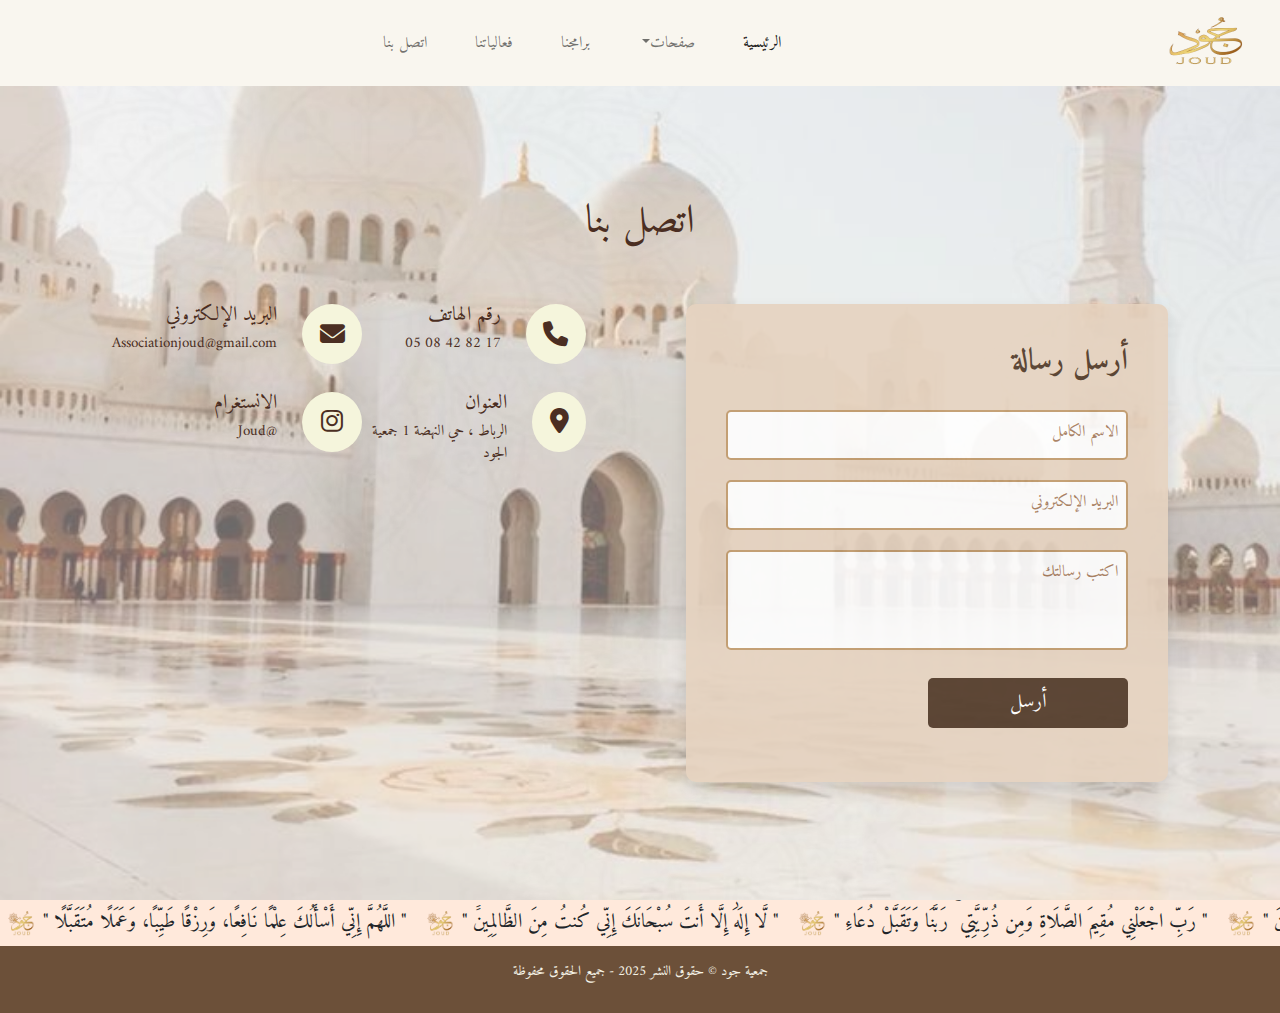
<file: contact.html>
<!DOCTYPE html>
<html lang="ar">
  <head>
    <meta charset="UTF-8" />
    <meta name="viewport" content="width=device-width, initial-scale=1.0" />
    <link
      rel="stylesheet"
      href="https://cdnjs.cloudflare.com/ajax/libs/font-awesome/6.6.0/css/all.min.css"
    />
    <link rel="stylesheet" href="home.css" />
    <link rel="stylesheet" href="contact.css" />
    <link href="bootstrap/css/bootstrap.min.css" rel="stylesheet" />
    <link rel="icon" href="images/logo1.png" type="icon" />
    <title>جمعية جود</title>

  </head>

  <body>
    <nav class="navbar navbar-expand-lg navbar-light fixed-top">
      <div class="container-fluid">
        <a class="navbar-brand me-3" href="index.html">
          <img src="images/logo.png" class="logo" alt="Logo" id="logo" />
        </a>
        <button
          class="navbar-toggler"
          type="button"
          data-bs-toggle="collapse"
          data-bs-target="#navbarNav"
          aria-controls="navbarNav"
          aria-expanded="false"
          aria-label="Toggle navigation"
        >
          <span class="navbar-toggler-icon"></span>
        </button>
        <div class="collapse navbar-collapse" id="navbarNav">
          <ul class="navbar-nav mx-auto spaced-nav">
            <li class="nav-item px-3">
              <a class="nav-link active" aria-current="page" href="index.html"
                >الرئيسية</a
              >
            </li>
            <li class="nav-item dropdown px-3">
              <a
                class="nav-link dropdown-toggle"
                href="#"
                id="navbarDropdown"
                role="button"
                data-bs-toggle="dropdown"
                aria-expanded="false"
                >صفحات</a
              >
              <ul class="dropdown-menu" aria-labelledby="navbarDropdown">
                <li><a class="dropdown-item" href="pages.html">من نحن</a></li>
                <li>
                  <a class="dropdown-item" href="pages.html#our-services"
                    >خدماتنا</a
                  >
                </li>
              </ul>
            </li>
            <li class="nav-item px-3">
              <a class="nav-link" href="programs.html">برامجنا</a>
            </li>
            <li class="nav-item px-3">
              <a class="nav-link" href="events.html">فعالياتنا</a>
            </li>
            <li class="nav-item px-3">
              <a class="nav-link" href="contact.html">اتصل بنا</a>
            </li>
          </ul>
        </div>
      </div>
    </nav>

    <div class="contact">
      <div class="content">
        <h1>اتصل بنا</h1>
      </div>

      <div class="container">
        <div class="contact_form">
          <form action="#">
            <h2>أرسل رسالة</h2>
            <div class="input_box">
              <input type="text" required="required" />
              <span>الاسم الكامل</span>
            </div>
            <div class="input_box">
              <input type="email" required="required" />
              <span>البريد الإلكتروني</span>
            </div>
            <div class="input_box">
              <textarea required="required"></textarea>
              <span>اكتب رسالتك</span>
            </div>
            <button type="submit">أرسل</button>
          </form>
        </div>

        <div class="contact_info">
          <div class="flex">
            <div class="column">
              <div class="box">
                <div class="icon">
                  <i class="fa-solid fa-phone"></i>
                </div>
                <div class="text">
                  <h3>رقم الهاتف</h3>
                  <p>17 82 42 08 05</p>
                </div>
              </div>
              <div class="box">
                <div class="icon">
                  <i class="fa-solid fa-location-dot"></i>
                </div>
                <div class="text">
                  <h3>العنوان</h3>
                  <p>الرباط ، حي النهضة 1 جمعية الجود</p>
                </div>
              </div>
            </div>

            <div class="column">
              <div class="box">
                <div class="icon">
                  <i class="fa-solid fa-envelope"></i>
                </div>
                <div class="text">
                  <h3>البريد الإلكتروني</h3>
                  <p>Associationjoud@gmail.com</p>
                </div>
              </div>
              <div class="box">
                <div class="icon">
                  <i class="fa-brands fa-instagram"></i>
                </div>
                <div class="text">
                  <h3>الانستغرام</h3>
                  <p>@Joud</p>
                </div>
              </div>
            </div>
          </div>
          <div class="box map">
            <iframe src="https://www.google.com/maps/embed?pb=!1m14!1m8!1m3!1d5039.961138492139!2d-6.810324!3d33.985285!3m2!1i1024!2i768!4f13.1!3m3!1m2!1s0xda76b8b9387da85%3A0xa9c12a80f7b1e7e5!2z2YXYs9is2K8g2KfZhNis2YjYrw!5e1!3m2!1sar!2sma!4v1738071411703!5m2!1sar!2sma"
             width="100%"
              height="300"
              style="border: 0; border-radius: 10px"
              allowfullscreen=""
              loading="lazy"
              referrerpolicy="no-referrer-when-downgrade"></iframe>
          </div>
        </div>
      </div>
    </div>

    <div class="ticker-wrapper">
      <div class="ticker">
        <div class="ticker-item">
          <img src="images/logo1.png" alt="Logo" class="ticker-logo" />
          " اللَّهُمَّ إِنِّي أَسْأَلُكَ عِلْمًا نَافِعًا، وَرِزْقًا طَيِّبًا،
          وَعَمَلًا مُتَقَبَّلًا "
        </div>
        <div class="ticker-item">
          <img src="images/logo1.png" alt="Logo" class="ticker-logo" />
          " لَّا إِلَٰهَ إِلَّا أَنتَ سُبْحَانَكَ إِنِّي كُنتُ مِنَ
          الظَّالِمِينََ "
        </div>
        <div class="ticker-item">
          <img src="images/logo1.png" alt="Logo" class="ticker-logo" />
          " رَبِّ اجْعَلْنِي مُقِيمَ الصَّلَاةِ وَمِن ذُرِّيَّتِي ۚ رَبَّنَا
          وَتَقَبَّلْ دُعَاءِ "
        </div>
        <div class="ticker-item">
          <img src="images/logo1.png" alt="Logo" class="ticker-logo" />
          " فَاطِرَ السَّمَاوَاتِ وَالْأَرْضِ أَنتَ وَلِيِّي فِي الدُّنْيَا
          وَالْآخِرَةِ ۖ تَوَفَّنِي مُسْلِمًا وَأَلْحِقْنِي بِالصَّالِحِينَ "
        </div>
        <div class="ticker-item">
          <img src="images/logo1.png" alt="Logo" class="ticker-logo" />
          " وَقُل رَّبِّ أَدْخِلْنِى مُدْخَلَ صِدْقٍۢ وَأَخْرِجْنِى مُخْرَجَ
          صِدْقٍۢ وَٱجْعَل لِّى مِن لَّدُنكَ سُلْطَٰنًا نَّصِيرًا "
        </div>
        <div class="ticker-item">
          <img src="images/logo1.png" alt="Logo" class="ticker-logo" />
          " اللَّهُمَّ إِنَّا نَعُوذُ بِكَ مِنْ أَنْ نُشْرِكَ بِكَ شَيْئًا
          نَعْلَمُهُ ، وَنَسْتَغْفِرُكَ لِمَا لَا نَعْلَمُهُ "
        </div>
        <div class="ticker-item">
          <img src="images/logo1.png" alt="Logo" class="ticker-logo" />
          " وَذَكِّرْ فَإِنَّ الذِّكْرَى تَنْفَعُ الْمُؤْمِنِينَ "
        </div>
        <div class="ticker-item">
          <img src="images/logo1.png" alt="Logo" class="ticker-logo" />
          " وَإِذَا سَأَلَكَ عِبَادِي عَنِّي فَإِنِّي قَرِيبٌ أُجِيبُ دَعْوَةَ
          الدَّاعِ إِذَا دَعَانِ فَلْيَسْتَجِيبُواْ لِي وَلْيُؤْمِنُواْ بِي
          لَعَلَّهُمْ يَرْشُدُونَ "
        </div>
      </div>
    </div>

    <footer class="footer">
      <div class="footer-container">
        <p>جمعية جود © حقوق النشر 2025 - جميع الحقوق محفوظة</p>
      </div>
    </footer>
    <script src="bootstrap/js/bootstrap.bundle.min.js"></script>
  </body>
</html>
</file>
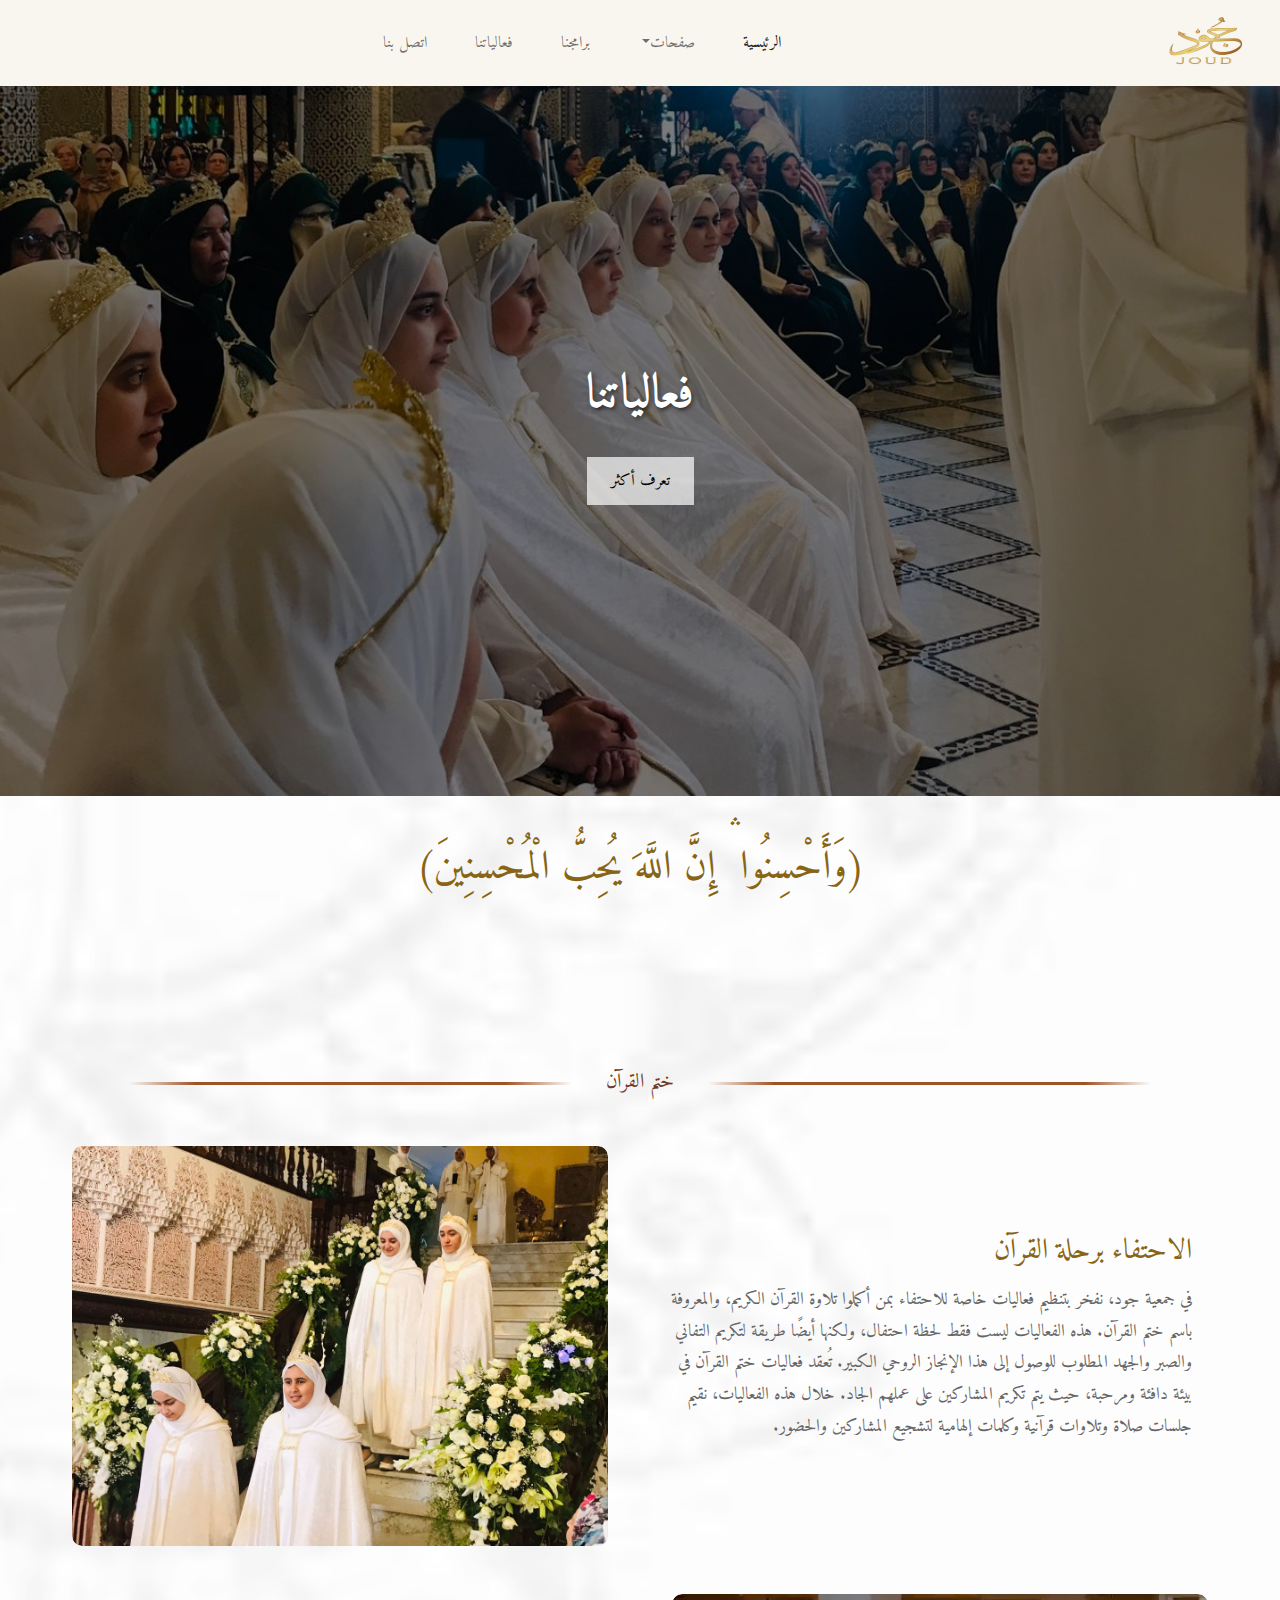
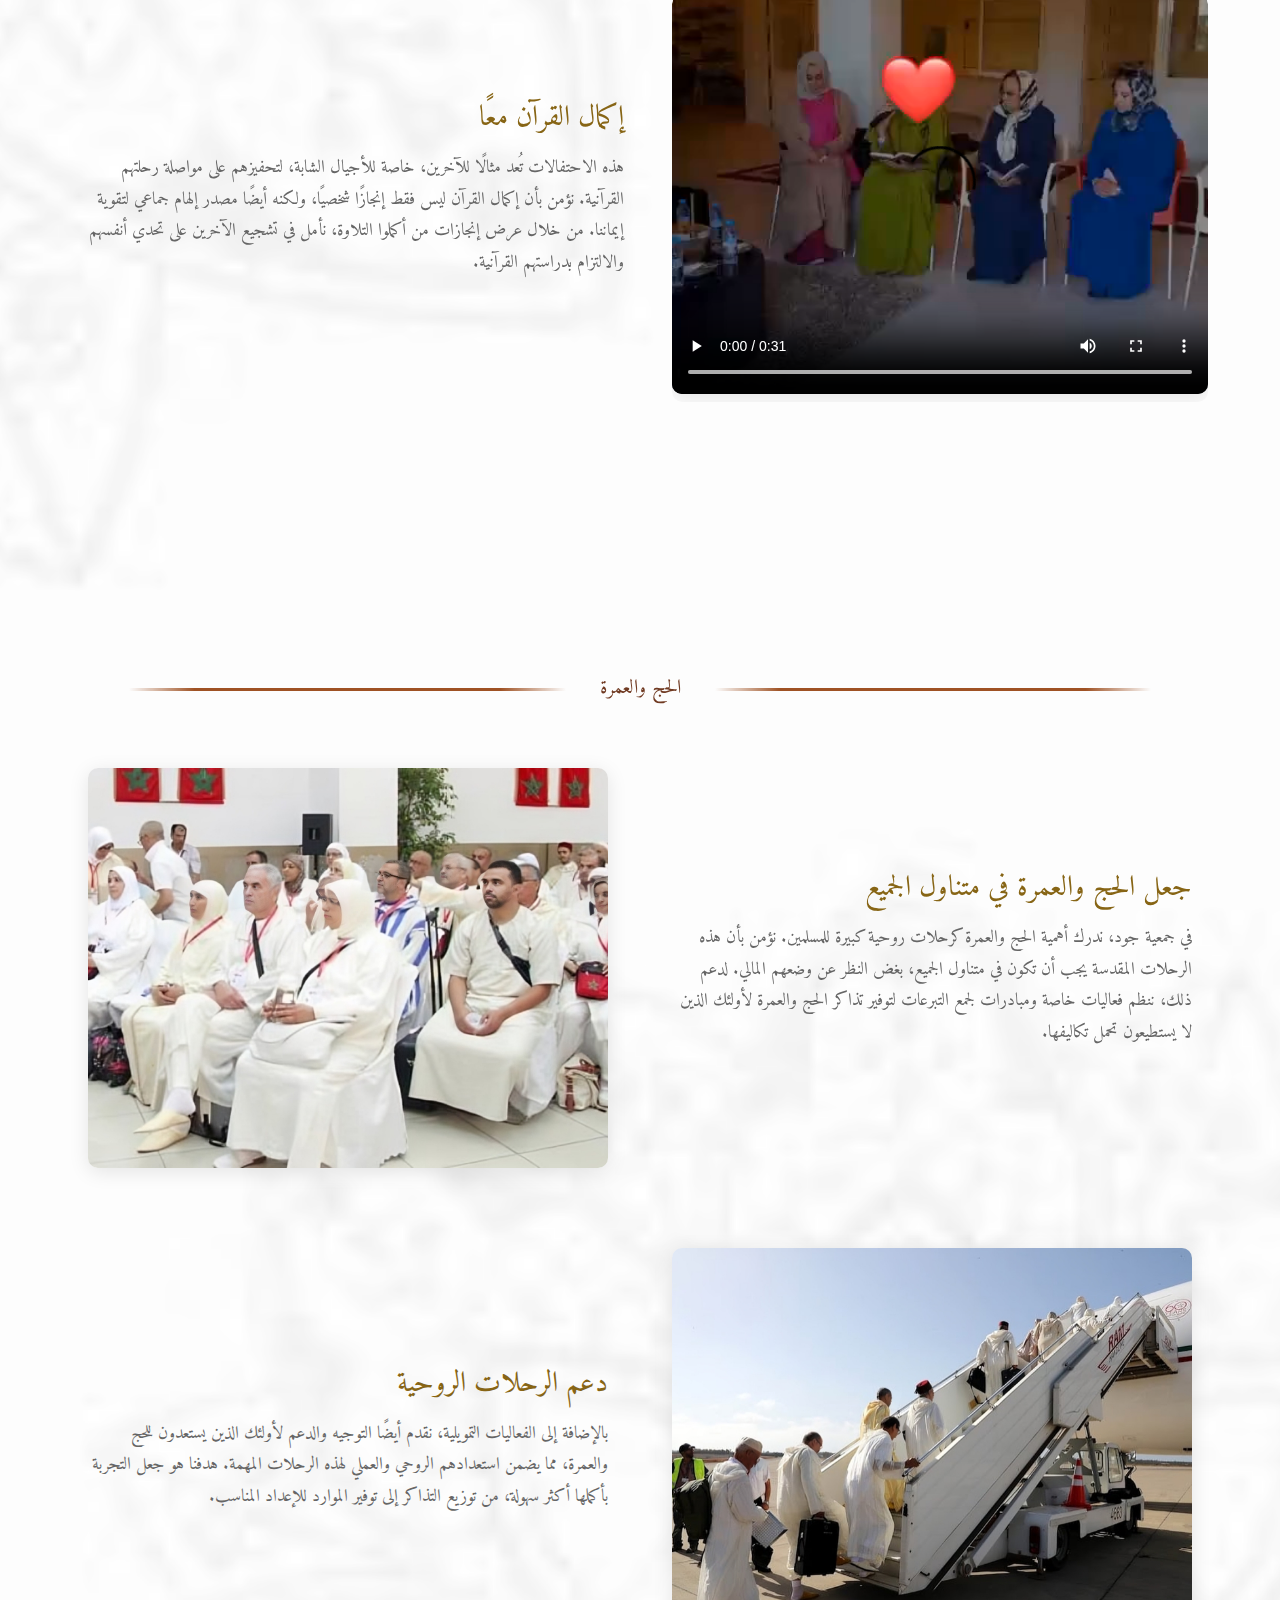
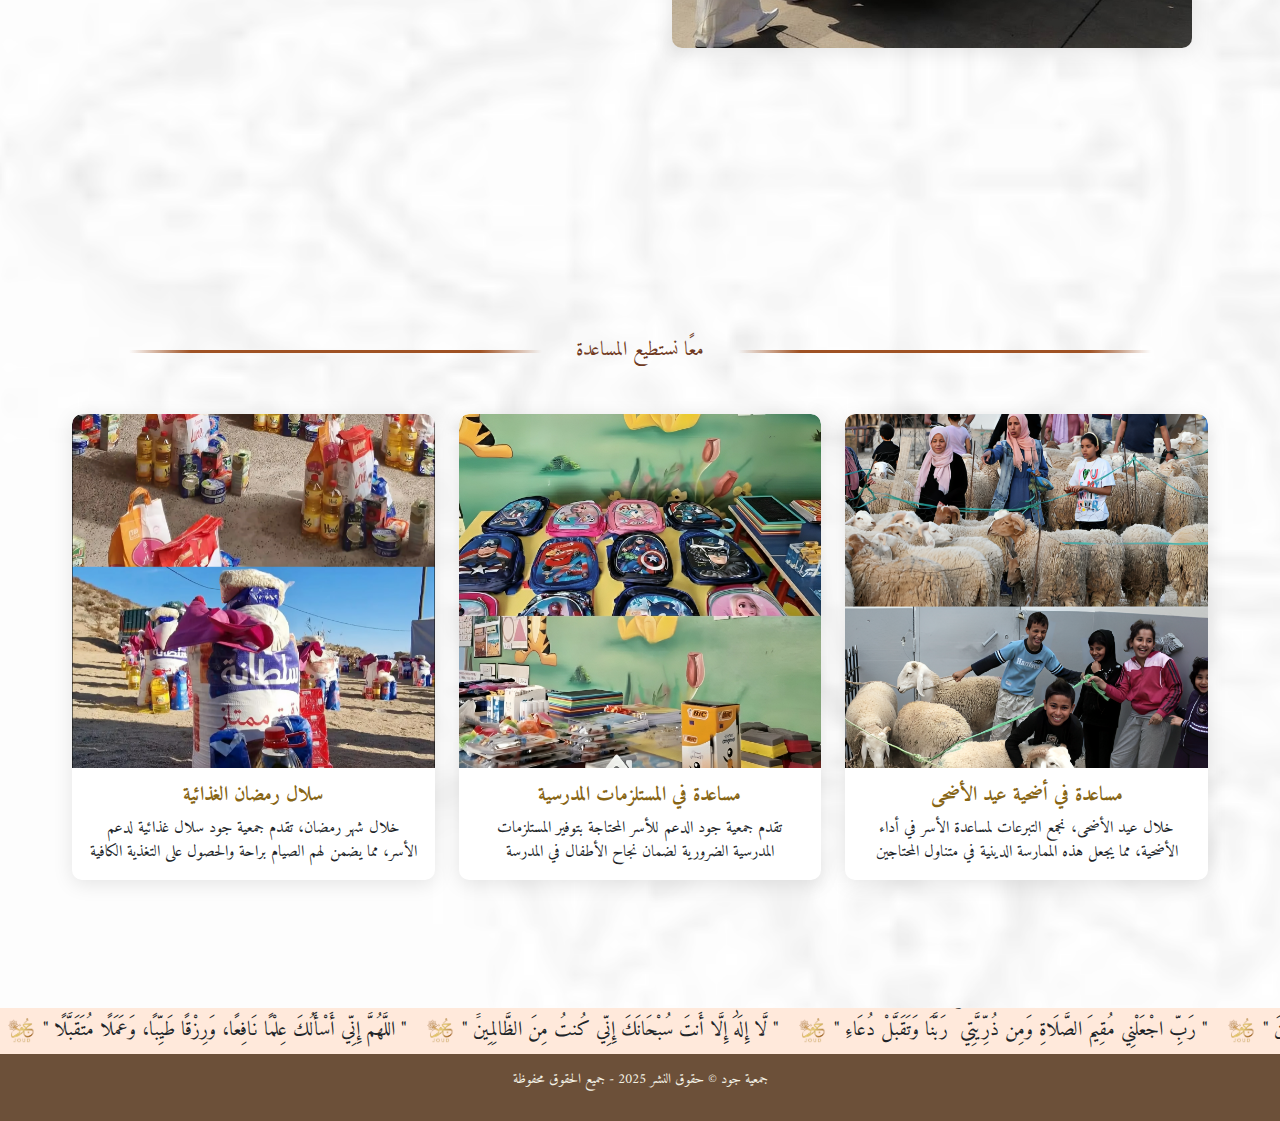
<file: events.html>
<!DOCTYPE html>
<html lang="ar">
  <head>
    <meta charset="UTF-8" />
    <meta name="viewport" content="width=device-width, initial-scale=1.0" />
    <title>جمعية جود</title>
    <link href="bootstrap/css/bootstrap.min.css" rel="stylesheet" />
    <link rel="stylesheet" href="home.css" />
    <link rel="stylesheet" href="events.css" />
    <link rel="icon" href="images/logo1.png" type="icon" />
  </head>

  <body>
    <nav class="navbar navbar-expand-lg navbar-light fixed-top">
      <div class="container-fluid">
        <a class="navbar-brand me-3" href="index.html">
          <img src="images/logo.png" class="logo" alt="Logo" id="logo" />
        </a>
        <button
          class="navbar-toggler"
          type="button"
          data-bs-toggle="collapse"
          data-bs-target="#navbarNav"
          aria-controls="navbarNav"
          aria-expanded="false"
          aria-label="Toggle navigation"
        >
          <span class="navbar-toggler-icon"></span>
        </button>
        <div class="collapse navbar-collapse" id="navbarNav">
          <ul class="navbar-nav mx-auto spaced-nav">
            <li class="nav-item px-3">
              <a class="nav-link active" aria-current="page" href="index.html"
                >الرئيسية</a
              >
            </li>
            <li class="nav-item dropdown px-3">
              <a
                class="nav-link dropdown-toggle"
                href="#"
                id="navbarDropdown"
                role="button"
                data-bs-toggle="dropdown"
                aria-expanded="false"
                >صفحات</a
              >
              <ul class="dropdown-menu" aria-labelledby="navbarDropdown">
                <li><a class="dropdown-item" href="pages.html">من نحن</a></li>
                <li>
                  <a class="dropdown-item" href="pages.html#our-services"
                    >خدماتنا</a
                  >
                </li>
              </ul>
            </li>
            <li class="nav-item px-3">
              <a class="nav-link" href="programs.html">برامجنا</a>
            </li>
            <li class="nav-item px-3">
              <a class="nav-link" href="events.html">فعالياتنا</a>
            </li>
            <li class="nav-item px-3">
              <a class="nav-link" href="contact.html">اتصل بنا</a>
            </li>
          </ul>
        </div>
      </div>
    </nav>

    <div class="events-hero-section">
      <div class="events-hero-overlay">
        <div class="content">
          <h1>فعالياتنا</h1>
          <a href="#khatm-section">
            <button>تعرف أكثر</button>
          </a>
        </div>
      </div>
    </div>

    <div class="quran-verse">
      (وَأَحْسِنُوا ۛ إِنَّ اللَّهَ يُحِبُّ الْمُحْسِنِينَ)
    </div>

    <section class="khatm-section" id="khatm-section">
      <div class="khatm-container">
        <div class="decorative-lines">
          <div class="decorative-line left"></div>
          <span class="organization-name">ختم القرآن</span>
          <div class="decorative-line right"></div>
        </div>

        <div class="khatm-row">
          <div class="khatm-text">
            <h3>الاحتفاء برحلة القرآن</h3>
            <p>
              في جمعية جود، نفخر بتنظيم فعاليات خاصة للاحتفاء بمن أكملوا تلاوة القرآن الكريم، والمعروفة باسم ختم القرآن. هذه الفعاليات ليست فقط لحظة احتفال، ولكنها أيضًا طريقة لتكريم التفاني والصبر والجهد المطلوب للوصول إلى هذا الإنجاز الروحي الكبير. تُعقد فعاليات ختم القرآن في بيئة دافئة ومرحبة، حيث يتم تكريم المشاركين على عملهم الجاد. خلال هذه الفعاليات، نقيم جلسات صلاة وتلاوات قرآنية وكلمات إلهامية لتشجيع المشاركين والحضور.
            </p>
          </div>
          <div class="khatm-media">
            <img src="images/khatm.jpeg" alt="جلسة تلاوة القرآن" />
          </div>
        </div>

        <div class="khatm-row">
          <div class="khatm-media">
            <video width="100%" controls>
              <source src="vedios/khatm.mp4" type="video/mp4" />
              Your browser does not support the video tag.
            </video>
          </div>
          <div class="khatm-text">
            <h3>إكمال القرآن معًا</h3>
            <p>
              هذه الاحتفالات تُعد مثالًا للآخرين، خاصة للأجيال الشابة، لتحفيزهم على مواصلة رحلتهم القرآنية. نؤمن بأن إكمال القرآن ليس فقط إنجازًا شخصيًا، ولكنه أيضًا مصدر إلهام جماعي لتقوية إيماننا. من خلال عرض إنجازات من أكملوا التلاوة، نأمل في تشجيع الآخرين على تحدي أنفسهم والالتزام بدراستهم القرآنية.
            </p>
          </div>
        </div>
      </div>
    </section>

    <section class="hajj-section" id="hajj-section">
      <div class="hajj-container">
        <div class="decorative-lines">
          <div class="decorative-line left"></div>
          <span class="organization-name">الحج والعمرة</span>
          <div class="decorative-line right"></div>
        </div>

        <div class="hajj-row">
          <div class="hajj-text">
            <h3>جعل الحج والعمرة في متناول الجميع</h3>
            <p>
              في جمعية جود، ندرك أهمية الحج والعمرة كرحلات روحية كبيرة للمسلمين. نؤمن بأن هذه الرحلات المقدسة يجب أن تكون في متناول الجميع، بغض النظر عن وضعهم المالي. لدعم ذلك، ننظم فعاليات خاصة ومبادرات لجمع التبرعات لتوفير تذاكر الحج والعمرة لأولئك الذين لا يستطيعون تحمل تكاليفها.
            </p>
          </div>
          <div class="hajj-media">
            <img src="images/hajj-picture1.png" alt="رحلة الحج" />
          </div>
        </div>
        <div class="hajj-row">
          <div class="hajj-media">
            <img src="images/hajj-picture2.png" alt="رحلة الحج" />
          </div>
          <div class="hajj-text">
            <h3>دعم الرحلات الروحية</h3>
            <p>
              بالإضافة إلى الفعاليات التمويلية، نقدم أيضًا التوجيه والدعم لأولئك الذين يستعدون للحج والعمرة، مما يضمن استعدادهم الروحي والعملي لهذه الرحلات المهمة. هدفنا هو جعل التجربة بأكملها أكثر سهولة، من توزيع التذاكر إلى توفير الموارد للإعداد المناسب.
            </p>
          </div>
        </div>
      </div>
    </section>

    <section class="donation-section" id="donation-section">
      <div class="donation-container">
        <div class="decorative-lines">
          <div class="decorative-line left"></div>
          <span class="organization-name">معًا نستطيع المساعدة</span>
          <div class="decorative-line right"></div>
        </div>

        <div class="row">
          <div class="col-md-4">
            <div class="card">
              <img
                src="images/donation1.png"
                class="card-img-top"
                alt="تبرع 1"
              />
              <div class="card-body text-center">
                <h5 class="card-title">سلال رمضان الغذائية</h5>
                <p class="card-text">
                  خلال شهر رمضان، تقدم جمعية جود سلال غذائية لدعم الأسر، مما يضمن لهم الصيام براحة والحصول على التغذية الكافية
                </p>
              </div>
            </div>
          </div>
          <div class="col-md-4">
            <div class="card">
              <img
                src="images/donation2.png"
                class="card-img-top"
                alt="تبرع 2"
              />
              <div class="card-body text-center">
                <h5 class="card-title">مساعدة في المستلزمات المدرسية</h5>
                <p class="card-text">
                                    تقدم جمعية جود الدعم للأسر المحتاجة بتوفير المستلزمات المدرسية الضرورية لضمان نجاح الأطفال في المدرسة

                </p>
              </div>
            </div>
          </div>
          <div class="col-md-4">
            <div class="card">
              <img
                src="images/donation3.png"
                class="card-img-top"
                alt="تبرع 3"
              />
              <div class="card-body text-center">
                <h5 class="card-title">مساعدة في أضحية عيد الأضحى</h5>
                <p class="card-text">
                  خلال عيد الأضحى، نجمع التبرعات لمساعدة الأسر في أداء الأضحية، مما يجعل هذه الممارسة الدينية في متناول المحتاجين
                </p>
              </div>
            </div>
          </div>
        </div>
      </div>
    </section>

    <div class="ticker-wrapper">
      <div class="ticker">
        <div class="ticker-item">
          <img src="images/logo1.png" alt="Logo" class="ticker-logo" />
          " اللَّهُمَّ إِنِّي أَسْأَلُكَ عِلْمًا نَافِعًا، وَرِزْقًا طَيِّبًا،
          وَعَمَلًا مُتَقَبَّلًا "
        </div>
        <div class="ticker-item">
          <img src="images/logo1.png" alt="Logo" class="ticker-logo" />
          " لَّا إِلَٰهَ إِلَّا أَنتَ سُبْحَانَكَ إِنِّي كُنتُ مِنَ
          الظَّالِمِينََ "
        </div>
        <div class="ticker-item">
          <img src="images/logo1.png" alt="Logo" class="ticker-logo" />
          " رَبِّ اجْعَلْنِي مُقِيمَ الصَّلَاةِ وَمِن ذُرِّيَّتِي ۚ رَبَّنَا
          وَتَقَبَّلْ دُعَاءِ "
        </div>
        <div class="ticker-item">
          <img src="images/logo1.png" alt="Logo" class="ticker-logo" />
          " فَاطِرَ السَّمَاوَاتِ وَالْأَرْضِ أَنتَ وَلِيِّي فِي الدُّنْيَا
          وَالْآخِرَةِ ۖ تَوَفَّنِي مُسْلِمًا وَأَلْحِقْنِي بِالصَّالِحِينَ "
        </div>
        <div class="ticker-item">
          <img src="images/logo1.png" alt="Logo" class="ticker-logo" />
          " وَقُل رَّبِّ أَدْخِلْنِى مُدْخَلَ صِدْقٍۢ وَأَخْرِجْنِى مُخْرَجَ
          صِдْقٍۢ وَٱجْعَل لِّى مِن لَّدُنكَ سُلْطَٰنًا نَّصِيرًا "
        </div>
        <div class="ticker-item">
          <img src="images/logo1.png" alt="Logo" class="ticker-logo" />
          " اللَّهُمَّ إِنَّا نَعُوذُ بِكَ مِنْ أَنْ نُشْرِكَ بِكَ شَيْئًا
          نَعْلَمُهُ ، وَنَسْتَغْفِرُكَ لِمَا لَا نَعْلَمُهُ "
        </div>
        <div class="ticker-item">
          <img src="images/logo1.png" alt="Logo" class="ticker-logo" />
          " وَذَكِّرْ فَإِنَّ الذِّكْرَى تَنْفَعُ الْمُؤْمِنِينَ "
        </div>
        <div class="ticker-item">
          <img src="images/logo1.png" alt="Logo" class="ticker-logo" />
          " وَإِذَا سَأَلَكَ عِبَادِي عَنِّي فَإِنِّي قَرِيبٌ أُجِيبُ دَعْوَةَ
          الدَّاعِ إِذَا دَعَانِ فَلْيَسْتَجِيبُواْ لِي وَلْيُؤْمِنُواْ بِي
          لَعَلَّهُمْ يَرْشُدُونَ "
        </div>
      </div>
    </div>

    <footer class="footer">
      <div class="footer-container">
        <p>جمعية جود © حقوق النشر 2025 - جميع الحقوق محفوظة</p>
      </div>
    </footer>

    <script src="bootstrap/js/bootstrap.bundle.min.js"></script>
  </body>
</html>
</file>
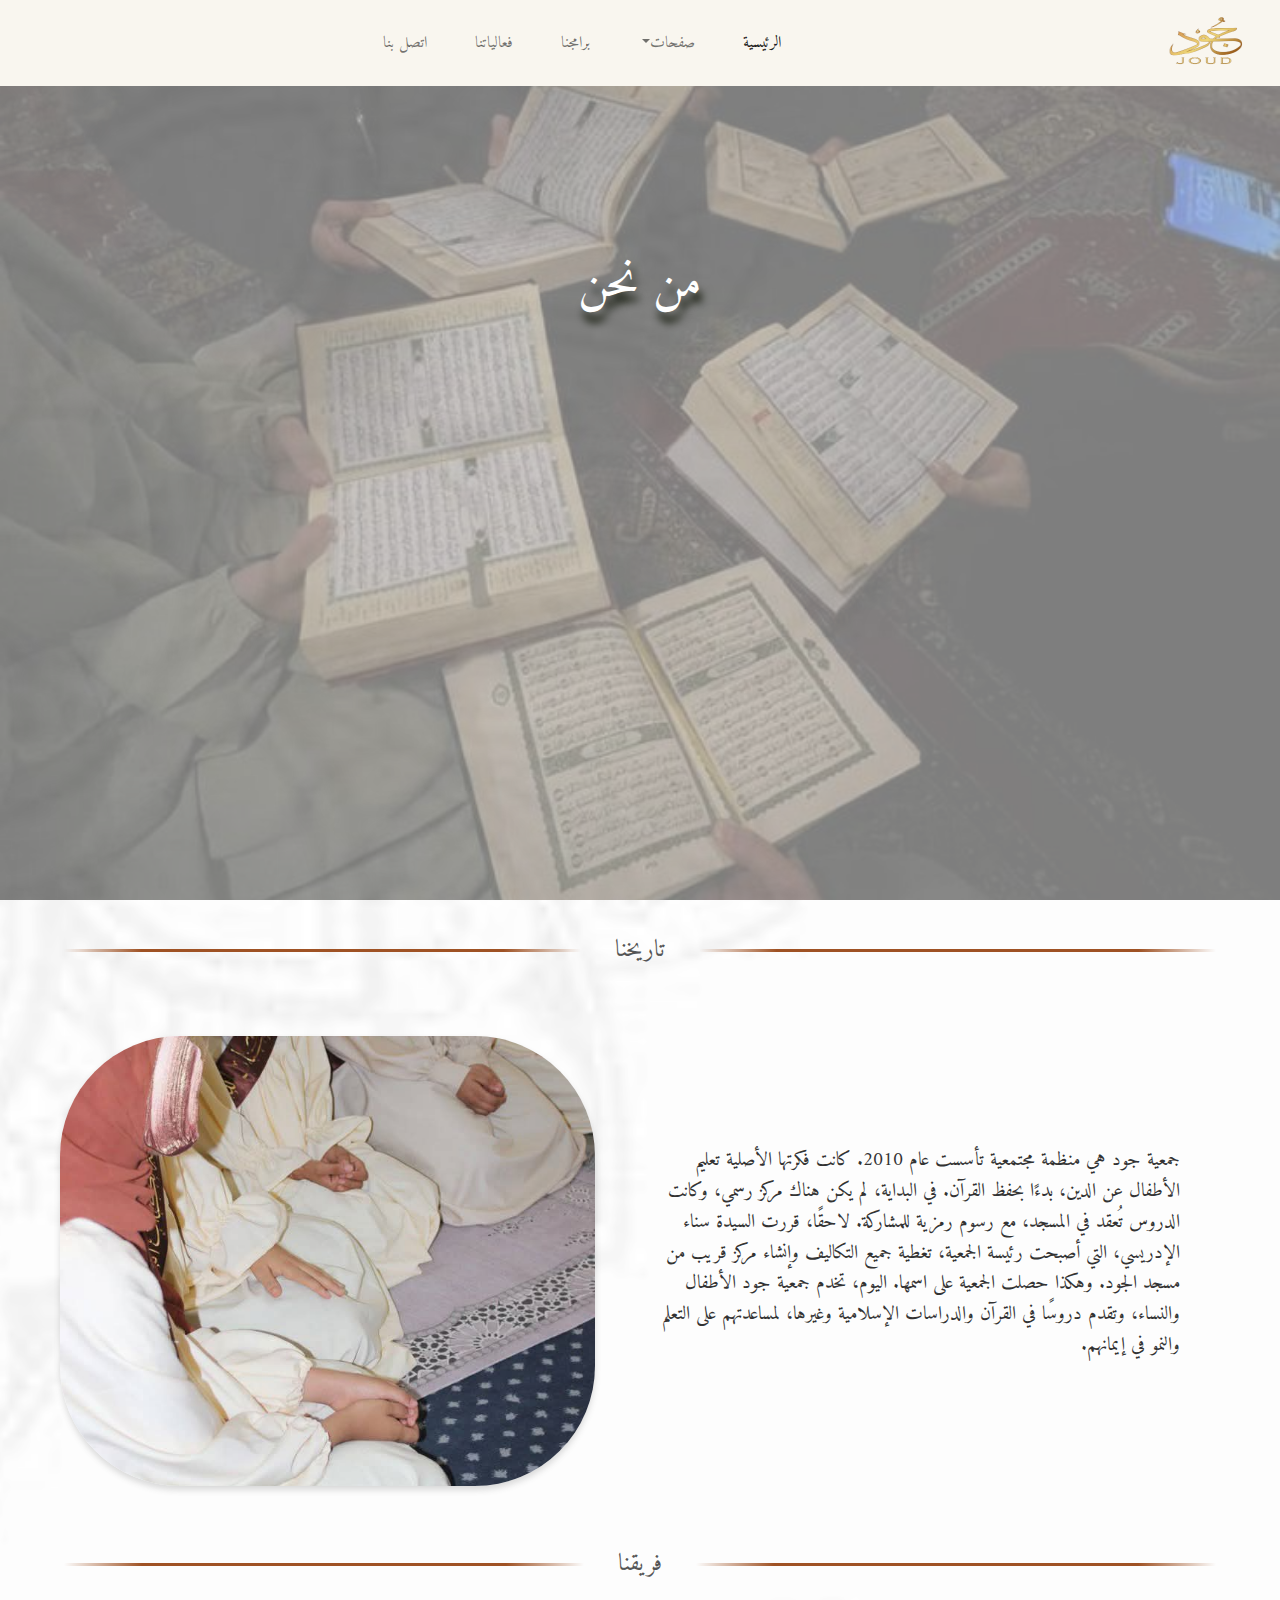
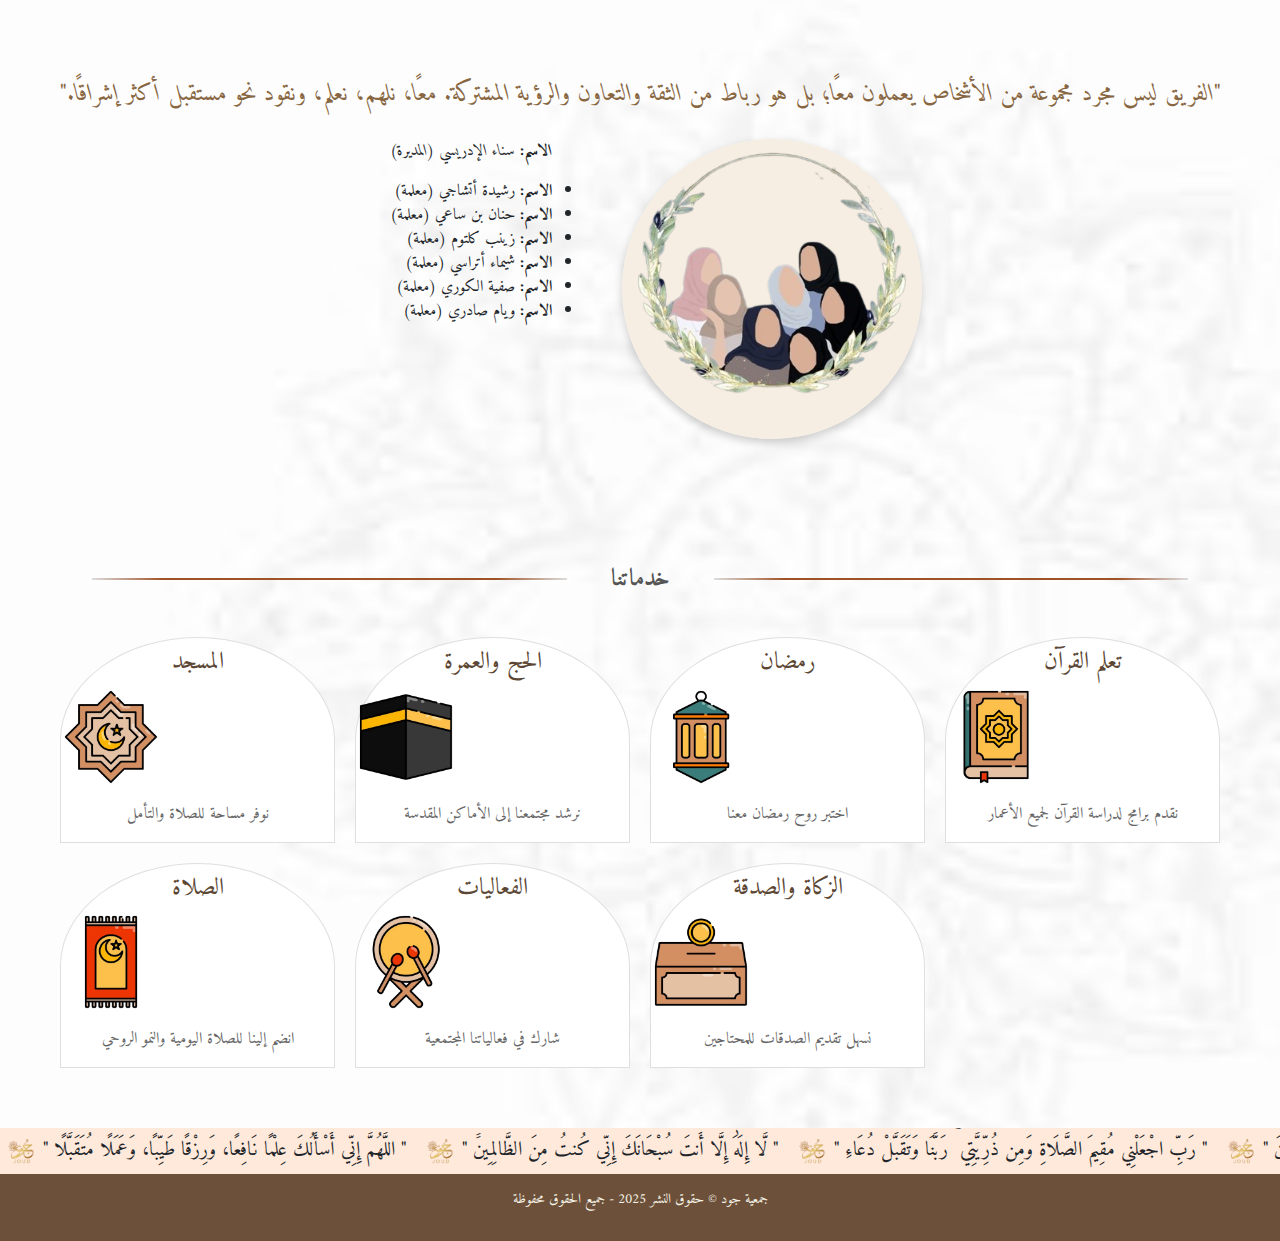
<file: pages.html>
<!DOCTYPE html>
<html lang="ar">
  <head>
    <meta charset="UTF-8" />
    <meta name="viewport" content="width=device-width, initial-scale=1.0" />
    <title>جمعية جود</title>
    <link rel="stylesheet" href="home.css" />
    <link rel="stylesheet" href="pages.css" />
    <link
      rel="stylesheet"
      href="https://cdnjs.cloudflare.com/ajax/libs/font-awesome/6.6.0/css/all.min.css"
    />
    <link href="bootstrap/css/bootstrap.min.css" rel="stylesheet" />
    <link rel="icon" href="images/logo1.png" type="icon" />
  </head>

  <body>
    <nav class="navbar navbar-expand-lg navbar-light fixed-top">
      <div class="container-fluid">
        <a class="navbar-brand me-3" href="index.html">
          <img src="images/logo.png" class="logo" alt="Logo" id="logo" />
        </a>
        <button
          class="navbar-toggler"
          type="button"
          data-bs-toggle="collapse"
          data-bs-target="#navbarNav"
          aria-controls="navbarNav"
          aria-expanded="false"
          aria-label="Toggle navigation"
        >
          <span class="navbar-toggler-icon"></span>
        </button>
        <div class="collapse navbar-collapse" id="navbarNav">
          <ul class="navbar-nav mx-auto spaced-nav">
            <li class="nav-item px-3">
              <a class="nav-link active" aria-current="page" href="index.html"
                >الرئيسية</a
              >
            </li>
            <li class="nav-item dropdown px-3">
              <a
                class="nav-link dropdown-toggle"
                href="#"
                id="navbarDropdown"
                role="button"
                data-bs-toggle="dropdown"
                aria-expanded="false"
                >صفحات</a
              >
              <ul class="dropdown-menu" aria-labelledby="navbarDropdown">
                <li><a class="dropdown-item" href="pages.html">من نحن</a></li>
                <li>
                  <a class="dropdown-item" href="pages.html#our-services"
                    >خدماتنا</a
                  >
                </li>
              </ul>
            </li>
            <li class="nav-item px-3">
              <a class="nav-link" href="programs.html">برامجنا</a>
            </li>
            <li class="nav-item px-3">
              <a class="nav-link" href="events.html">فعالياتنا</a>
            </li>
            <li class="nav-item px-3">
              <a class="nav-link" href="contact.html">اتصل بنا</a>
            </li>
          </ul>
        </div>
      </div>
    </nav>
    <section class="about">
      <h1>من نحن</h1>
      <img src="images/aboutus.jpeg" alt="مصحف على الطاولة" />
    </section>
    <section>
      <div class="decorative-lines">
        <div class="decorative-line left"></div>
        <span class="organization-name">تاريخنا</span>
        <div class="decorative-line right"></div>
      </div>
    </section>
    <section class="story">
      <div class="story-content">
        <p>
          جمعية جود هي منظمة مجتمعية تأسست عام 2010. كانت فكرتها الأصلية تعليم
          الأطفال عن الدين، بدءًا بحفظ القرآن. في البداية، لم يكن هناك مركز
          رسمي، وكانت الدروس تُعقد في المسجد، مع رسوم رمزية للمشاركة. لاحقًا،
          قررت السيدة سناء الإدريسي، التي أصبحت رئيسة الجمعية، تغطية جميع
          التكاليف وإنشاء مركز قريب من مسجد الجود. وهكذا حصلت الجمعية على اسمها.
          اليوم، تخدم جمعية جود الأطفال والنساء، وتقدم دروسًا في القرآن
          والدراسات الإسلامية وغيرها، لمساعدتهم على التعلم والنمو في إيمانهم.
        </p>
      </div>
      <img src="images/our history.jpeg" alt="صورة القصة" class="story-image" />
    </section>
    <section>
      <div class="decorative-lines">
        <div class="decorative-line left"></div>
        <span class="organization-name">فريقنا</span>
        <div class="decorative-line right"></div>
      </div>
    </section>
    <section class="team">
      <h2>
        <em
          >"الفريق ليس مجرد مجموعة من الأشخاص يعملون معًا؛ بل هو رباط من الثقة
          والتعاون والرؤية المشتركة. معًا، نلهم، نعلم، ونقود نحو مستقبل أكثر
          إشراقًا."</em
        >
      </h2>
      <div class="members">
        <div class="member">
          <img src="images/avatar.png" alt="صورة العضو" />
        </div>
        <div class="list">
          <p>
            <em><strong>الاسم:</strong> سناء الإدريسي (المديرة)</em>
          </p>
          <ul>
            <li><strong>الاسم:</strong> رشيدة أتشاجي (معلمة)</li>
            <li><strong>الاسم:</strong> حنان بن ساعي (معلمة)</li>
            <li><strong>الاسم:</strong> زينب كلتوم (معلمة)</li>
            <li><strong>الاسم:</strong> شيماء أتراسي (معلمة)</li>
            <li><strong>الاسم:</strong> صفية الكوري (معلمة)</li>
            <li><strong>الاسم:</strong> ويام صادري (معلمة)</li>
          </ul>
        </div>
      </div>
    </section>

    <section id="our-services">
      <div class="decorative-lines">
        <div class="decorative-line left"></div>
        <span class="organization-name">خدماتنا</span>
        <div class="decorative-line right"></div>
      </div>
      <div class="cards">
        <div class="card">
          <h3>المسجد</h3>
          <img src="images/07.webp" alt="المسجد" />
          <p>نوفر مساحة للصلاة والتأمل</p>
        </div>
        <div class="card">
          <h3>الحج والعمرة</h3>
          <img src="images/08.webp" alt="الحج والعمرة" />
          <p>نرشد مجتمعنا إلى الأماكن المقدسة</p>
        </div>
        <div class="card">
          <h3>رمضان</h3>
          <img src="images/14.webp" alt="رمضان" />
          <p>اختبر روح رمضان معنا</p>
        </div>
        <div class="card">
          <h3>تعلم القرآن</h3>
          <img src="images/09.webp" alt="تفسير القرآن" />
          <p>نقدم برامج لدراسة القرآن لجميع الأعمار</p>
        </div>
        <div class="card">
          <h3>الصلاة</h3>
          <img src="images/11.webp" alt="الصلاة" />
          <p>انضم إلينا للصلاة اليومية والنمو الروحي</p>
        </div>
        <div class="card">
          <h3>الفعاليات</h3>
          <img src="images/18.webp" alt="الفعاليات" />
          <p>شارك في فعالياتنا المجتمعية</p>
        </div>
        <div class="card">
          <h3>الزكاة والصدقة</h3>
          <img src="images/16.webp" alt="الزكاة والصدقة" />
          <p>نسهل تقديم الصدقات للمحتاجين</p>
        </div>
      </div>
    </section>
    <div class="ticker-wrapper">
      <div class="ticker">
        <div class="ticker-item">
          <img src="images/logo1.png" alt="Logo" class="ticker-logo" />
          " اللَّهُمَّ إِنِّي أَسْأَلُكَ عِلْمًا نَافِعًا، وَرِزْقًا طَيِّبًا،
          وَعَمَلًا مُتَقَبَّلًا "
        </div>
        <div class="ticker-item">
          <img src="images/logo1.png" alt="Logo" class="ticker-logo" />
          " لَّا إِلَٰهَ إِلَّا أَنتَ سُبْحَانَكَ إِنِّي كُنتُ مِنَ
          الظَّالِمِينََ "
        </div>
        <div class="ticker-item">
          <img src="images/logo1.png" alt="Logo" class="ticker-logo" />
          " رَبِّ اجْعَلْنِي مُقِيمَ الصَّلَاةِ وَمِن ذُرِّيَّتِي ۚ رَبَّنَا
          وَتَقَبَّلْ دُعَاءِ "
        </div>
        <div class="ticker-item">
          <img src="images/logo1.png" alt="Logo" class="ticker-logo" />
          " فَاطِرَ السَّمَاوَاتِ وَالْأَرْضِ أَنتَ وَلِيِّي فِي الدُّنْيَا
          وَالْآخِرَةِ ۖ تَوَفَّنِي مُسْلِمًا وَأَلْحِقْنِي بِالصَّالِحِينَ "
        </div>
        <div class="ticker-item">
          <img src="images/logo1.png" alt="Logo" class="ticker-logo" />
          " وَقُل رَّبِّ أَدْخِلْنِى مُدْخَلَ صِدْقٍۢ وَأَخْرِجْنِى مُخْرَجَ
          صِدْقٍۢ وَٱجْعَل لِّى مِن لَّدُنكَ سُلْطَٰنًا نَّصِيرًا "
        </div>
        <div class="ticker-item">
          <img src="images/logo1.png" alt="Logo" class="ticker-logo" />
          " اللَّهُمَّ إِنَّا نَعُوذُ بِكَ مِنْ أَنْ نُشْرِكَ بِكَ شَيْئًا
          نَعْلَمُهُ ، وَنَسْتَغْفِرُكَ لِمَا لَا نَعْلَمُهُ "
        </div>
        <div class="ticker-item">
          <img src="images/logo1.png" alt="Logo" class="ticker-logo" />
          " وَذَكِّرْ فَإِنَّ الذِّكْرَى تَنْفَعُ الْمُؤْمِنِينَ "
        </div>
        <div class="ticker-item">
          <img src="images/logo1.png" alt="Logo" class="ticker-logo" />
          " وَإِذَا سَأَلَكَ عِبَادِي عَنِّي فَإِنِّي قَرِيبٌ أُجِيبُ دَعْوَةَ
          الدَّاعِ إِذَا دَعَانِ فَلْيَسْتَجِيبُواْ لِي وَلْيُؤْمِنُواْ بِي
          لَعَلَّهُمْ يَرْشُدُونَ "
        </div>
      </div>
    </div>

    <footer class="footer">
      <div class="footer-container">
        <p>جمعية جود © حقوق النشر 2025 - جميع الحقوق محفوظة</p>
      </div>
    </footer>
    <script src="bootstrap/js/bootstrap.bundle.min.js"></script>
  </body>
</html>
</file>
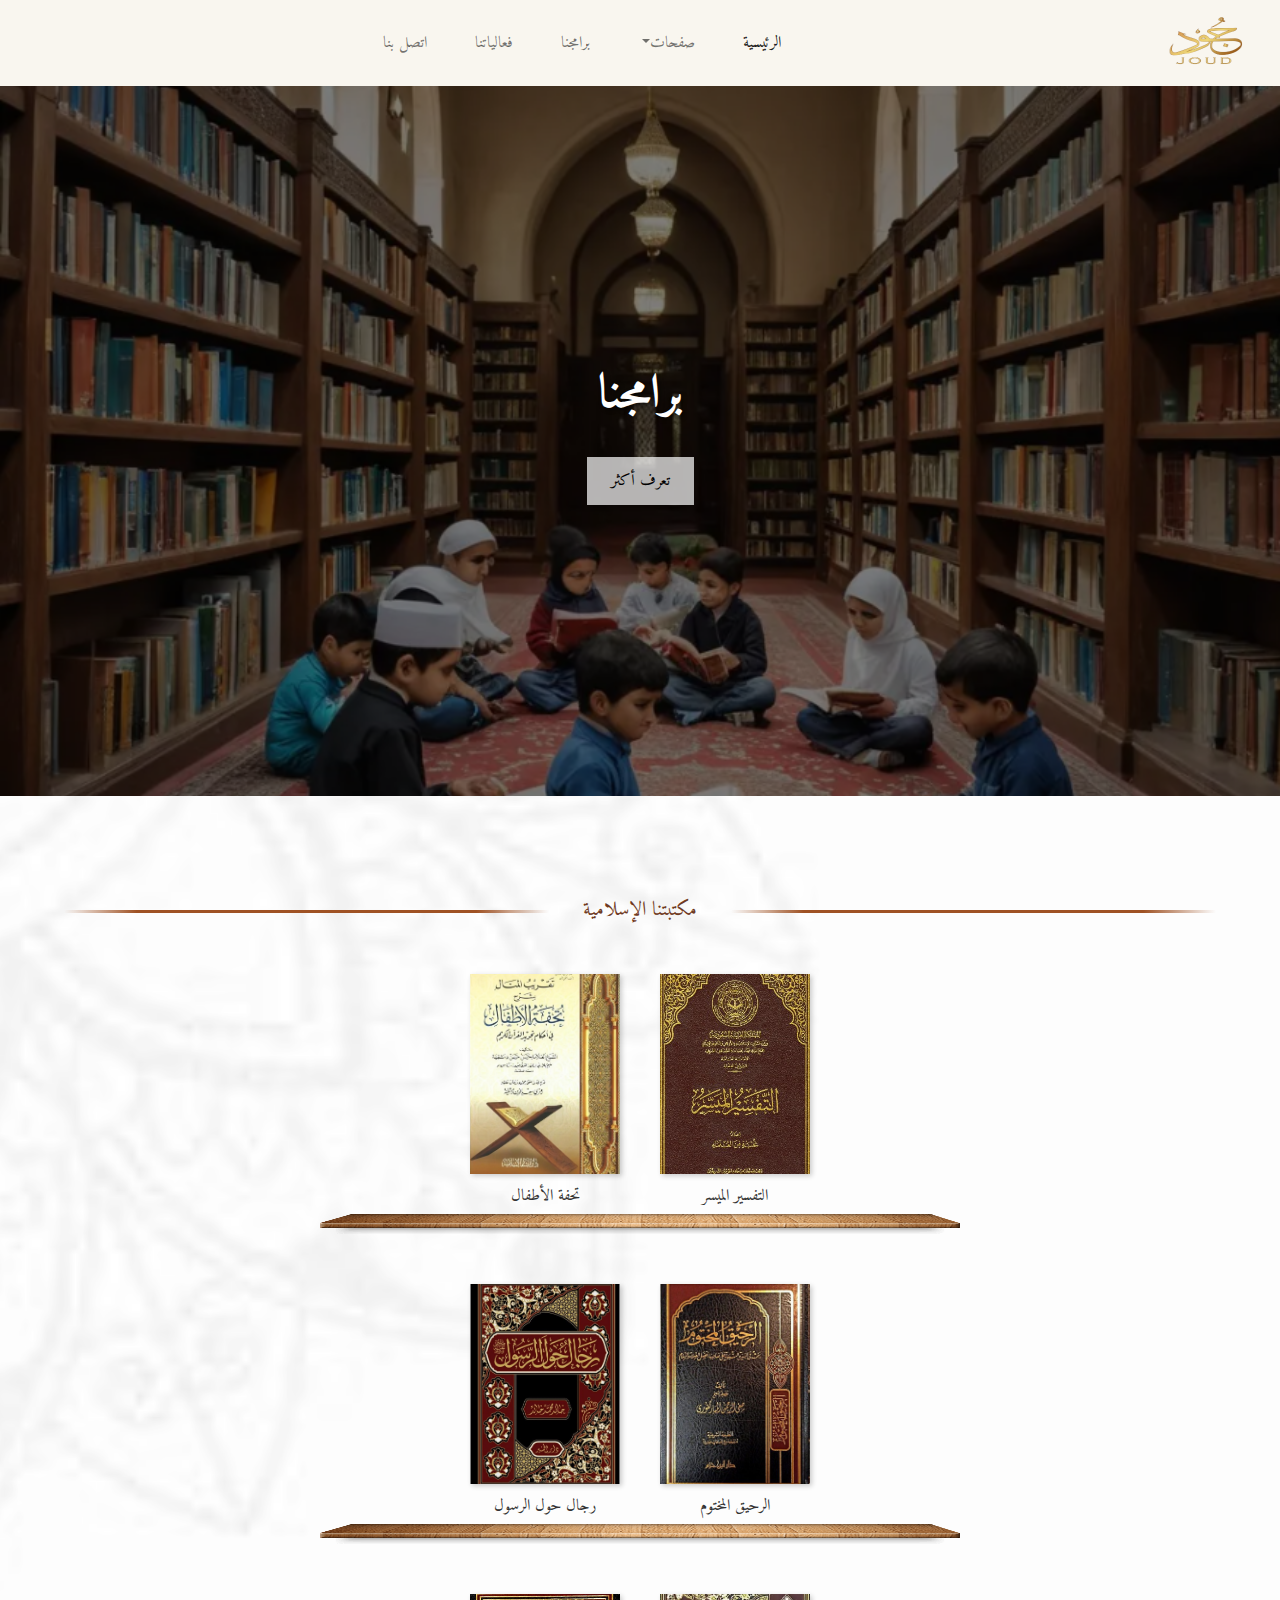
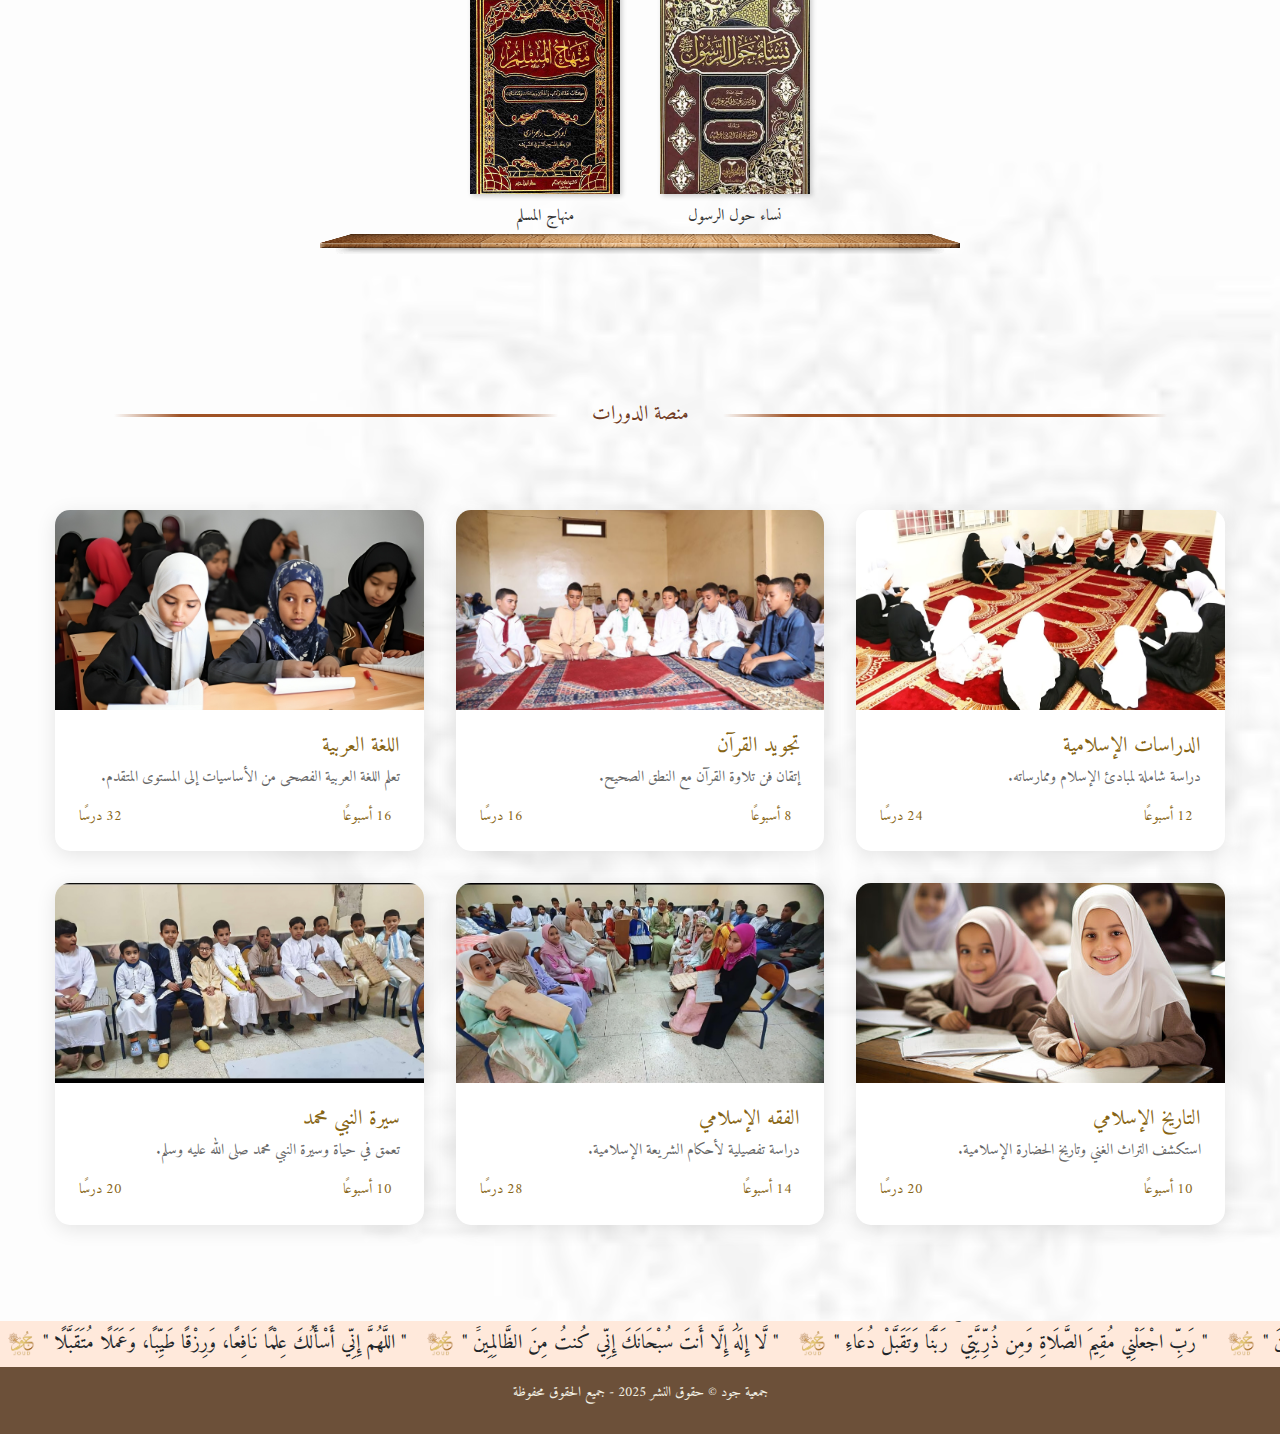
<file: programs.html>
<!DOCTYPE html>
<html lang="ar">
  <head>
    <meta charset="UTF-8" />
    <meta name="viewport" content="width=device-width, initial-scale=1.0" />
    <title>جمعية جود</title>
    <link href="bootstrap/css/bootstrap.min.css" rel="stylesheet" />
    <link rel="stylesheet" href="home.css" />
    <link rel="stylesheet" href="programs.css" />
    <link rel="stylesheet" href="test.css" />
    <link rel="icon" href="images/logo1.png" type="icon" />
  </head>

  <body>
    <nav class="navbar navbar-expand-lg navbar-light fixed-top">
      <div class="container-fluid">
        <a class="navbar-brand me-3" href="index.html">
          <img src="images/logo.png" class="logo" alt="Logo" id="logo" />
        </a>
        <button
          class="navbar-toggler"
          type="button"
          data-bs-toggle="collapse"
          data-bs-target="#navbarNav"
          aria-controls="navbarNav"
          aria-expanded="false"
          aria-label="Toggle navigation"
        >
          <span class="navbar-toggler-icon"></span>
        </button>
        <div class="collapse navbar-collapse" id="navbarNav">
          <ul class="navbar-nav mx-auto spaced-nav">
            <li class="nav-item px-3">
              <a class="nav-link active" aria-current="page" href="index.html"
                >الرئيسية</a
              >
            </li>
            <li class="nav-item dropdown px-3">
              <a
                class="nav-link dropdown-toggle"
                href="#"
                id="navbarDropdown"
                role="button"
                data-bs-toggle="dropdown"
                aria-expanded="false"
                >صفحات</a
              >
              <ul class="dropdown-menu" aria-labelledby="navbarDropdown">
                <li><a class="dropdown-item" href="pages.html">من نحن</a></li>
                <li>
                  <a class="dropdown-item" href="pages.html#our-services"
                    >خدماتنا</a
                  >
                </li>
              </ul>
            </li>
            <li class="nav-item px-3">
              <a class="nav-link" href="programs.html">برامجنا</a>
            </li>
            <li class="nav-item px-3">
              <a class="nav-link" href="events.html">فعالياتنا</a>
            </li>
            <li class="nav-item px-3">
              <a class="nav-link" href="contact.html">اتصل بنا</a>
            </li>
          </ul>
        </div>
      </div>
    </nav>
    <div class="events-hero-section">
      <div class="events-hero-overlay">
        <div class="content">
          <h1>برامجنا</h1>
          <a href="#books">
            <button>تعرف أكثر</button>
          </a>
        </div>
      </div>
    </div>
    <div class="programs-header" id="books">
      <div class="decorative-lines">
        <div class="decorative-line left"></div>
        <span class="organization-name">مكتبتنا الإسلامية</span>
        <div class="decorative-line right"></div>
      </div>
    </div>
    <section class="books-section">
      <div class="container">
        <div class="shelf-container">
          <div class="books-row">
            <div class="book" data-pdf="pdfs/التفسير الميسر.pdf">
              <img src="images/tafsser moyassar.jpg" alt="التفسير الميسر" />
              <div class="book-title">التفسير الميسر</div>
            </div>
            <div class="book" data-pdf="pdfs/ar_Tuhfat_Alatfal1.pdf">
              <img src="images/tohfat atfal.png" alt="تحفة الأطفال" />
              <div class="book-title">تحفة الأطفال</div>
            </div>
          </div>
          <img
            src="images/wall-bookshelf.png"
            alt="Wooden Shelf"
            class="wooden-shelf"
          />
        </div>

        <div class="shelf-container">
          <div class="books-row">
            <div class="book" data-pdf="pdfs/الرحيق المختوم.pdf">
              <img src="images/rahiq al makhtom.png" alt="الرحيق المختوم" />
              <div class="book-title">الرحيق المختوم</div>
            </div>
            <div class="book" data-pdf="pdfs/رجال حول الرسول.pdf">
              <img src="images/rijal hawla rassol.jpg" alt="رجال حول الرسول" />
              <div class="book-title">رجال حول الرسول</div>
            </div>
          </div>
          <img
            src="images/wall-bookshelf.png"
            alt="Wooden Shelf"
            class="wooden-shelf"
          />
        </div>

        <div class="shelf-container">
          <div class="books-row">
            <div class="book" data-pdf="pdfs/نساء حول الرسول .pdf">
              <img src="images/nisa2 hawla rassol.png" alt="نساء حول الرسول" />
              <div class="book-title">نساء حول الرسول</div>
            </div>
            <div class="book" data-pdf="pdfs/منهاج المسلم.pdf">
              <img src="images/minhaj moslim.jpeg" alt="منهاج المسلم" />
              <div class="book-title">منهاج المسلم</div>
            </div>
          </div>
          <img
            src="images/wall-bookshelf.png"
            alt="Wooden Shelf"
            class="wooden-shelf"
          />
        </div>
      </div>
    </section>

    <section class="courses-library">
      <div class="container">
        <div class="decorative-lines">
          <div class="decorative-line left"></div>
          <span class="organization-name">منصة الدورات</span>
          <div class="decorative-line right"></div>
        </div>

        <div class="courses-grid">
          <div class="course-card">
            <div class="course-image">
              <img src="images/islamic quran.png" alt="Islamic Studies" />
            </div>
            <div class="course-content">
              <h3>الدراسات الإسلامية</h3>
              <p class="course-description">
                دراسة شاملة لمبادئ الإسلام وممارساته.
              </p>
              <div class="course-details">
                <span><i class="fas fa-clock"></i> 12 أسبوعًا</span>
                <span><i class="fas fa-book"></i> 24 درسًا</span>
              </div>
            </div>
          </div>

          <div class="course-card">
            <div class="course-image">
              <img src="images/quran tajwed.jpeg" alt="Quran Tajweed" />
            </div>
            <div class="course-content">
              <h3>تجويد القرآن</h3>
              <p class="course-description">
                إتقان فن تلاوة القرآن مع النطق الصحيح.
              </p>
              <div class="course-details">
                <span><i class="fas fa-clock"></i> 8 أسبوعًا</span>
                <span><i class="fas fa-book"></i> 16 درسًا</span>
              </div>
            </div>
          </div>

          <div class="course-card">
            <div class="course-image">
              <img src="images/arabic language.png" alt="Arabic Language" />
            </div>
            <div class="course-content">
              <h3>اللغة العربية</h3>
              <p class="course-description">
                تعلم اللغة العربية الفصحى من الأساسيات إلى المستوى المتقدم.
              </p>
              <div class="course-details">
                <span><i class="fas fa-clock"></i> 16 أسبوعًا</span>
                <span><i class="fas fa-book"></i> 32 درسًا</span>
              </div>
            </div>
          </div>

          <div class="course-card">
            <div class="course-image">
              <img src="images/islamic history.jpg" alt="Islamic History" />
            </div>
            <div class="course-content">
              <h3>التاريخ الإسلامي</h3>
              <p class="course-description">
                استكشف التراث الغني وتاريخ الحضارة الإسلامية.
              </p>
              <div class="course-details">
                <span><i class="fas fa-clock"></i> 10 أسبوعًا</span>
                <span><i class="fas fa-book"></i> 20 درسًا</span>
              </div>
            </div>
          </div>
          <div class="course-card">
            <div class="course-image">
              <img src="images/fiqh studies.png" alt="Fiqh Studies" />
            </div>
            <div class="course-content">
              <h3>الفقه الإسلامي</h3>
              <p class="course-description">
                دراسة تفصيلية لأحكام الشريعة الإسلامية.
              </p>
              <div class="course-details">
                <span><i class="fas fa-clock"></i> 14 أسبوعًا</span>
                <span><i class="fas fa-book"></i> 28 درسًا</span>
              </div>
            </div>
          </div>

          <div class="course-card">
            <div class="course-image">
              <img
                src="images/seerah prephet.png"
                alt="Seerah of Prophet Muhammad"
              />
            </div>
            <div class="course-content">
              <h3>سيرة النبي محمد</h3>
              <p class="course-description">
                تعمق في حياة وسيرة النبي محمد صلى الله عليه وسلم.
              </p>
              <div class="course-details">
                <span><i class="fas fa-clock"></i> 10 أسبوعًا</span>
                <span><i class="fas fa-book"></i> 20 درسًا</span>
              </div>
            </div>
          </div>
        </div>
      </div>
    </section>

    <div class="ticker-wrapper">
      <div class="ticker">
        <div class="ticker-item">
          <img src="images/logo1.png" alt="Logo" class="ticker-logo" />
          " اللَّهُمَّ إِنِّي أَسْأَلُكَ عِلْمًا نَافِعًا، وَرِزْقًا طَيِّبًا،
          وَعَمَلًا مُتَقَبَّلًا "
        </div>
        <div class="ticker-item">
          <img src="images/logo1.png" alt="Logo" class="ticker-logo" />
          " لَّا إِلَٰهَ إِلَّا أَنتَ سُبْحَانَكَ إِنِّي كُنتُ مِنَ
          الظَّالِمِينََ "
        </div>
        <div class="ticker-item">
          <img src="images/logo1.png" alt="Logo" class="ticker-logo" />
          " رَبِّ اجْعَلْنِي مُقِيمَ الصَّلَاةِ وَمِن ذُرِّيَّتِي ۚ رَبَّنَا
          وَتَقَبَّلْ دُعَاءِ "
        </div>
        <div class="ticker-item">
          <img src="images/logo1.png" alt="Logo" class="ticker-logo" />
          " فَاطِرَ السَّمَاوَاتِ وَالْأَرْضِ أَنتَ وَلِيِّي فِي الدُّنْيَا
          وَالْآخِرَةِ ۖ تَوَفَّنِي مُسْلِمًا وَأَلْحِقْنِي بِالصَّالِحِينَ "
        </div>
        <div class="ticker-item">
          <img src="images/logo1.png" alt="Logo" class="ticker-logo" />
          " وَقُل رَّبِّ أَدْخِلْنِى مُدْخَلَ صِدْقٍۢ وَأَخْرِجْنِى مُخْرَجَ
          صِدْقٍۢ وَٱجْعَل لِّى مِن لَّدُنكَ سُلْطَٰنًا نَّصِيرًا "
        </div>
        <div class="ticker-item">
          <img src="images/logo1.png" alt="Logo" class="ticker-logo" />
          " اللَّهُمَّ إِنَّا نَعُوذُ بِكَ مِنْ أَنْ نُشْرِكَ بِكَ شَيْئًا
          نَعْلَمُهُ ، وَنَسْتَغْفِرُكَ لِمَا لَا نَعْلَمُهُ "
        </div>
        <div class="ticker-item">
          <img src="images/logo1.png" alt="Logo" class="ticker-logo" />
          " وَذَكِّرْ فَإِنَّ الذِّكْرَى تَنْفَعُ الْمُؤْمِنِينَ "
        </div>
        <div class="ticker-item">
          <img src="images/logo1.png" alt="Logo" class="ticker-logo" />
          " وَإِذَا سَأَلَكَ عِبَادِي عَنِّي فَإِنِّي قَرِيبٌ أُجِيبُ دَعْوَةَ
          الدَّاعِ إِذَا دَعَانِ فَلْيَسْتَجِيبُواْ لِي وَلْيُؤْمِنُواْ بِي
          لَعَلَّهُمْ يَرْشُدُونَ "
        </div>
      </div>
    </div>
    <footer class="footer">
      <div class="footer-container">
        <p>جمعية جود © حقوق النشر 2025 - جميع الحقوق محفوظة</p>
      </div>
    </footer>

    <script src="bootstrap/js/bootstrap.bundle.min.js"></script>
    <script>
      document.querySelectorAll(".book").forEach((book) => {
        book.addEventListener("click", function () {
          const pdfUrl = book.getAttribute("data-pdf");
          const link = document.createElement("a");
          link.href = pdfUrl;
          link.download = pdfUrl.split("/").pop();
          document.body.appendChild(link);
          link.click();
          document.body.removeChild(link);
        });
      });
    </script>
  </body>
</html>
</file>
<file: home.css>
@import url('https://fonts.googleapis.com/css2?family=Amiri&display=swap');
* {
    margin: 0;
    padding: 0;
    box-sizing: border-box;
    font-family: 'Amiri', serif;
}
.navbar,
.hero-section,
.about-section,
.pillars-section,
.events-section,
.footer {
    direction: rtl;
}


body {
    background: url('images/background-body.jpeg') no-repeat center center/cover;
    position: relative;
    z-index: 0;
}

body::before {
    content: '';
    position: absolute;
    top: 0;
    left: 0;
    right: 0;
    bottom: 0;
    background: rgba(0, 0, 0, 0.1);
    z-index: -1;
}

body::before {
    background: rgba(255, 255, 255, 0.3);
}

.logo {
    width: 100px;
    height: 60px;
    max-width: 100%;
}

.navbar {
    background-color: #f9f6ef;
}
.navbar-nav .nav-item {
    transition: padding 0.3s ease;
}



.hero-section {
    position: relative;
    height: 100vh;
    background: url("images/masjid.gif") no-repeat center center/cover;
    display: flex;
    align-items: center;
    justify-content: center;
    color: white;
    text-align: center;
}

.hero-section h1 {
    font-size: 1.25rem;
    margin-top: 0.75rem;
    font-style: italic;
}

.hero-section .bismillah-image {
    max-width: 250px;
    margin-bottom: 1rem;
}

.hero-section p {
    font-size: 1.5rem;
}

.hero-section button {
    margin-top: 1.5rem;
    padding: 0.75rem 1.5rem;
    font-size: 1rem;
    background-color: rgba(255, 255, 255, 0.7);
    border: none;
    color: black;
    cursor: pointer;
}

.hero-section button:hover {
    background-color: white;
}

.decorative-lines {
    display: flex;
    align-items: center;
    justify-content: center;
    max-width: 90%;
    margin: 2rem auto 3rem;
    gap: 1.5rem;
}

.decorative-line {
    flex-grow: 1;
    height: 3px;
    background: linear-gradient(to var(--direction, right),
            transparent,
            #9f5224 15%,
            #9f5224 85%,
            transparent);
}

.decorative-line.left {
    --direction: right;
}

.decorative-line.right {
    --direction: left;
}

.organization-name {
    color: #703a22;
    font-size: 1.25rem;
    font-weight: 500;
    white-space: nowrap;
    margin: 0 10px;
}

.audio-section {
    padding: 1rem 0 2rem 0;
    position: relative;
    margin-top: -2px;
}

.audio-container {
    background-color: white;
    padding: 1rem;
    border-radius: 10px;
    margin: 0 auto;
    width: 90%;
    max-width: 600px;
    box-shadow: 0 2px 10px rgba(0, 0, 0, 0.1);
}

.audio-title {
    display: flex;
    align-items: center;
    margin-bottom: 1rem;
    justify-content: center;
    gap: 10px;
    color: #333;
}

.audio-logo {
    order: 2;
    width: 40px;
    height: 40px;
    object-fit: contain;
}

.surah-title {
    order: 1;
    font-size: 1.2rem;
    font-weight: bold;
}

.custom-audio-player {
    width: 100%;
    padding: 10px;
    border-radius: 10px;
    background-color: rgba(241, 241, 241, 0.8);
    display: flex;
    align-items: center;
    justify-content: space-between;
    gap: 15px;
}

.custom-audio-player audio {
    display: none;
}

.custom-audio-button {
    background: none;
    border: none;
    cursor: pointer;
    padding: 0;
    display: flex;
    align-items: center;
    justify-content: center;
}

.custom-audio-button svg {
    width: 30px;
    height: 30px;
    fill: #703a22;
}

.custom-audio-progress {
    flex-grow: 1;
    height: 5px;
    background-color: #c6b499;
    border-radius: 5px;
    overflow: hidden;
    position: relative;
}

.custom-audio-progress-filled {
    height: 100%;
    background-color: #703a22;
    width: 0;
    transition: width 0.2s;
}

.custom-audio-time {
    font-size: 14px;
    color: #333;
    min-width: 45px;
}

.about-section {
    padding: 4rem 0;
}

.about-container {
    max-width: 1200px;
    margin: 3rem auto 0;
    padding: 0 1rem;
    display: grid;
    grid-template-columns: 1fr 1fr;
    gap: 3rem;
    align-items: center;
}

.about-image {
    width: 100%;
    height: 400px;
    object-fit: cover;
    border-radius: 8px;
    box-shadow: 0 4px 20px rgba(0, 0, 0, 0.1);
    transition: all 0.3s ease-in-out;
}
.about-image:hover {
    transform: scale(1.05);
    box-shadow: 0 8px 25px rgba(0, 0, 0, 0.2);
}


.about-content {
    padding-right: 2rem;
}



.about-title {
    font-size: 2.5rem;
    color: #333;
    margin-bottom: 1.5rem;
    font-weight: bold;
}

.about-description {
    color: #666;
    line-height: 1.8;
    margin-bottom: 2rem;
}





@media (max-width: 768px) {
    .about-container {
        grid-template-columns: 1fr;
    }

    .about-content {
        padding-right: 0;
    }
}

.organization-title {
    color: #0d6efd;
    font-size: 2.5rem;
    margin-bottom: 2rem;
    font-weight: bold;
}

.organization-description {
    font-size: 1.5rem;
    color: #333;
    max-width: 1000px;
    margin: 0 auto;
    line-height: 1.8;
    text-align: center;
    direction: rtl;
}

.prayer-timings {
    display: flex;
    justify-content: space-around;
    flex-wrap: wrap;
    margin: 20px 0;
    gap: 20px;
}

.prayer-card {
    background-color: #f9f9f9;
    border: 1px solid #ddd;
    border-radius: 10px;
    padding: 20px;
    width: 200px;
    height: 350px;
    text-align: center;
    box-shadow: 0 4px 8px rgba(0, 0, 0, 0.1);
    transition: transform 0.3s ease, box-shadow 0.3s ease;
    overflow: hidden;
}

.prayer-card img {
    width: 100%;
    height: 150px;
    object-fit: cover;
    border-radius: 10px 10px 0 0;
}

.prayer-card h3 {
    margin: 15px 0 10px;
    font-size: 1.5em;
    color: #444;
}

.prayer-card p {
    margin: 5px 0;
    font-size: 1em;
    color: #666;
}

.prayer-card span {
    color: #A26A15;
    font-weight: bold;
}

.prayer-card:hover {
    transform: translateY(-10px);
    box-shadow: 0 8px 16px rgba(0, 0, 0, 0.2);
    background-color: #fff7e6;
}

.prayer-card:hover h3 {
    color: #A26A15;
}

.prayer-card:hover span {
    color: #FF5733;
}

.pillars-section {
    padding: 60px 0;
}

.pillars-title {
    font-size: 2.5em;
    margin-bottom: 40px;
}

.pillar-card {
    background-color: white;
    padding: 20px;
    border-radius: 10px;
    margin-bottom: 20px;
    box-shadow: 0 4px 8px rgba(0, 0, 0, 0.1);
    transition: transform 0.3s ease, box-shadow 0.3s ease, background-color 0.3s ease;
}

.pillar-card:hover {
    transform: translateY(-10px) scale(1.05);
    box-shadow: 0 8px 16px rgba(0, 0, 0, 0.2);
    background-color: #f3f3f3;
}

.pillar-icon {
    width: 80px;
    margin-bottom: 15px;
}

.pillar-name {
    font-size: 1.5em;
    margin-bottom: 10px;
}

.pillar-description {
    font-size: 1em;
    color: #555;
}

.events-section {
    padding: 10px 0;
}

.table {
    border-collapse: collapse;
    width: 90%;
    margin: 0 auto;
    border: 2px solid #000;
}

.event-column {
    width: 70%;
}

.dates-column {
    width: 30%;
    border-left: 2px solid #000 !important;
}

.table th,
.table td {
    vertical-align: middle;
    position: relative;
    border: 2px solid #000;
}

.table .divider-row td {
    border-bottom: 2px solid #000;
}

.table .event-content {
    text-align: center;
}

.table .d-flex.align-items-center {
    flex-direction: column;
    align-items: center;
}

.table .btn {
    margin-top: 10px;
    padding: 5px 10px;
    display: block;
    width: 100%;
    text-align: center;
    background-color: #EDE7AD;
    cursor: pointer;
    border: none;
    transition: opacity 0.3s ease;
}
.table .btn:focus {
    outline: none;
    box-shadow: none;
}
.table .btn:hover {
    opacity: 0.8;
}

.event-icon {
    width: 100px;
    height: 100px;
    margin-bottom: 15px;
    display: block;
}

.event-name {
    margin-bottom: 10px;
}

.decorative-lines {
    text-align: center;
    margin-bottom: 20px;
}

.btn-link {
    text-decoration: none;
    display: block;
    width: 100%;
}
.ticker-wrapper {
    overflow: hidden;
    position: relative;
    white-space: nowrap;
    box-sizing: border-box;
    background-color: #ffe9db;
}

.ticker {
    display: inline-block;
    animation: ticker 16s linear infinite;
}

.ticker-item {
    display: inline-flex;
    align-items: center;
    padding: 8px;
    font-size: 20px;
}

.ticker-logo {
    width: 27px;
    height: 27px;
    margin-right: 8px;
}

@keyframes ticker {
    0% {
        transform: translateX(0);
    }

    100% {
        transform: translateX(-50%);
    }
}

.footer {
    background-color: #6C5039;
    color: #f5f3e7;
    text-align: center;
    padding: 15px;
    font-size: 14px;
}


#sourat {
    direction: rtl;
    text-align: right;
}
</file>
<file: contact.css>
.contact {
    direction: rtl;
    position: relative;
    min-height: 100vh;
    padding: 50px 100px;
    display: flex;
    flex-direction: column;
    justify-content: center;
    align-items: center;
    z-index: 1;
}

.contact::before {
    content: "";
    position: absolute;
    top: 0;
    left: 0;
    right: 0;
    bottom: 0;
    background: url(images/background-contact.jpg);
    background-size: cover;
    background-position: center;
    background-repeat: no-repeat;
    opacity: 0.6; 
    z-index: -1;
}

.contact .content {
    margin-top: 80px;
    width: 70%;
    text-align: center;
    color: #4B2E22;
}

.contact .content h2 {
    font-size: 35px;
    font-weight: 600;
    margin-bottom: 70px;
}
/*---------------------------------------------------------------------------------*/
.contact_form .input_box span {
    position: absolute;
    right: 10px;
    padding-top: 10px;
    font-size: 16px;
    color: #A67B5B;
    pointer-events: none;
    transition: .5s;
}

.contact_form .input_box input:focus~span,
.contact_form .input_box input:valid~span,
.contact_form .input_box textarea:focus~span,
.contact_form .input_box textarea:valid~span {
    font-size: 12px;
    padding: 10px;
    transform: translateY(-20px);
    background: #F5F5DC;
    right: 10px;
}
/*---------------------------------------------------------------------------------*/

.hero-section h1 {
    font-size: 1.25rem;
    margin-top: 0.75rem;
    font-style: italic;
}

.container {
    width: 100%;
    display: flex;
    justify-content: center;
    gap: 100px;
    margin-top: 50px;
}

.contact_form {
    width: 50%;
    background: #e6d3c0;
    padding: 40px;
    border-radius: 10px;
    box-shadow: 0 8px 16px rgba(0, 0, 0, 0.1);
    opacity: 0.9;
}

.contact_form h2 {
    font-size: 30px;
    color: #4e3624; 
    font-weight: 600;
    margin-bottom: 30px;
}

.contact_form .input_box {
    position: relative;
    width: 100%;
    margin-bottom: 20px;
}

.contact_form .input_box input,
.contact_form .input_box textarea {
    width: 100%;
    height: 50px;
    border-radius: 5px;
    padding: 0 10px;
    border: 2px solid #c19a6b; 
    outline: none;
    background: #FFF;
}

.contact_form .input_box textarea {
    height: 100px;
    resize: none;
    padding: 10px;
}





.contact_form button {
    width: 200px;
    height: 50px;
    background: #4e3624; 
    color: #fff; 
    border: none;
    outline: none;
    font-size: 20px;
    border-radius: 5px;
    cursor: pointer;
    transition: background 0.3s ease;
}

.contact_form button:hover {
    background: #a67b5b; 
}


.contact_info {
    width: 50%;
    display: flex;
    flex-direction: column;
}

.contact_info .flex {
    display: flex;
    justify-content: space-between;
}

.contact_info .column {
    display: flex;
    flex-direction: column;
    gap: 20px;
}

.contact_info .box {
    position: relative;
    display: flex;
    align-items: self-start;
    gap: 25px;
}

.contact_info .box .icon {
    background: #F5F5DC;
    width: 60px;
    height: 60px;
    border-radius: 50%;
    display: flex;
    align-items: center;
    justify-content: center;
    font-size: 25px;
    color: #4B2E22;
}

.contact_info .box .text {
    color: #4B2E22;
}

.contact_info .box .text h3 {
    font-size: 20px;
    margin-bottom: 5px;
}

.contact_info .box .text p {
    font-size: 15px;
}

@media (max-width: 1270px) {
    .contact {
        padding: 50px;
    }

    .container {
        gap: 50px;
    }
}

@media (max-width: 1120px) {
    .contact_info .flex {
        flex-direction: column;
    }
}

@media (max-width: 850px) {
    .contact .content {
        width: 90%;
    }

    .container {
        flex-direction: column;
    }

    .contact_form {
        width: 100%;
    }

    .contact_info {
        width: 100%;
    }
}
</file>
<file: events.css>
.events-hero-section {
    position: relative;
    height: 80vh;
    background: url("images/background.jpeg") no-repeat center center/cover;
    display: flex;
    align-items: center;
    justify-content: center;
    color: white;
    text-align: center;
    margin-top: 76px;
}
.events-hero-section,
.khatm-section,
.hajj-section {
    direction: rtl;
}


.events-hero-section h1 {
    font-size: 3rem;
    font-weight: bold;
    text-shadow: 2px 2px 4px rgba(0, 0, 0, 0.5);
}

.events-hero-overlay {
    position: absolute;
    top: 0;
    left: 0;
    width: 100%;
    height: 100%;
    background-color: rgba(0, 0, 0, 0.5);
    display: flex;
    align-items: center;
    justify-content: center;
}

.events-hero-section button {
    margin-top: 1.5rem;
    padding: 0.75rem 1.5rem;
    font-size: 1rem;
    background-color: rgba(255, 255, 255, 0.7);
    border: none;
    color: black;
    cursor: pointer;
    transition: background-color 0.3s ease;
}

.events-hero-section button:hover {
    background-color: white;
}

.events-hero-section .content {
    text-align: center;
    z-index: 1;
}

html {
    scroll-behavior: smooth;
}

.quran-verse {
    text-align: center;
    direction: rtl;
    font-size: 2.5rem;
    color: #876515;
    padding: 40px 20px;
    font-weight: 500;
    line-height: 1.6;
    margin: 0;
}

.khatm-section {
    padding: 4rem 0;
}

.khatm-container {
    max-width: 1200px;
    margin: 0 auto;
    padding: 2rem;
}

.khatm-content {
    margin-bottom: 3rem;
}

.khatm-row {
    display: flex;
    align-items: center;
    margin-bottom: 3rem;
    gap: 2rem;
}

.khatm-text {
    flex: 1;
    padding: 1rem;
}

.khatm-media {
    flex: 1;
    border-radius: 10px;
    overflow: hidden;
}

.khatm-media img,
.khatm-media video {
    width: 100%;
    height: 400px;
    object-fit: cover;
    border-radius: 10px;
    box-shadow: 0 4px 20px rgba(0, 0, 0, 0.1);
}

.khatm-text h3 {
    color: #876515;
    font-size: 1.8rem;
    margin-bottom: 1rem;
}

.khatm-text p {
    color: #666;
    line-height: 1.8;
    font-size: 1.1rem;
}

.decorative-lines {
    display: flex;
    align-items: center;
    justify-content: center;
    max-width: 90%;
    margin: 2rem auto 3rem;
    gap: 1.5rem;
}

.decorative-line {
    flex-grow: 1;
    height: 3px;
    background: linear-gradient(to var(--direction, right),
            transparent,
            #9f5224 15%,
            #9f5224 85%,
            transparent);
}

.decorative-line.left {
    --direction: right;
}

.decorative-line.right {
    --direction: left;
}

.organization-name {
    color: #703a22;
    font-size: 1.25rem;
    font-weight: 500;
    white-space: nowrap;
    margin: 0 10px;
}

.hajj-section,
.donation-section {
    padding: 4rem 0;
}

.hajj-container,
.donation-container {
    max-width: 1200px;
    margin: 0 auto;
    padding: 2rem;
}

.hajj-row {
    display: flex;
    align-items: center;
    margin-bottom: 3rem;
    gap: 2rem;
}

.hajj-text,
.hajj-media {
    flex: 1;
    padding: 1rem;
}

.hajj-media img {
    width: 100%;
    height: auto;
    border-radius: 10px;
    box-shadow: 0 4px 20px rgba(0, 0, 0, 0.1);
}



.hajj-text h3 {
    color: #876515;
    font-size: 1.8rem;
    margin-bottom: 1rem;
}

.hajj-text p {
    color: #666;
    line-height: 1.8;
    font-size: 1.1rem;
}
.hajj-media img,
.khatm-media img {
    width: 100%;
    height: 400px;
    border-radius: 10px;
    box-shadow: 0 4px 20px rgba(0, 0, 0, 0.1);
    object-fit: cover;
    transition: all 0.3s ease-in-out;
}

.hajj-media img:hover,
.khatm-media img:hover {
    transform: scale(1.05);
    box-shadow: 0 8px 25px rgba(0, 0, 0, 0.2);
}

.card {
    border: none;
    box-shadow: 0 4px 20px rgba(0, 0, 0, 0.1);
    border-radius: 10px;
    margin-bottom: 2rem;
}

.card-img-top {
    border-top-left-radius: 10px;
    border-top-right-radius: 10px;
}

.card-title {
    color: #876515;
    font-weight: bold;
}
.card {
    border: none;
    box-shadow: 0 4px 20px rgba(0, 0, 0, 0.1);
    border-radius: 10px;
    margin-bottom: 2rem;
    transition: all 0.3s ease-in-out;
    overflow: hidden;
}

.card:hover {
    transform: translateY(-10px);
    box-shadow: 0 12px 30px rgba(0, 0, 0, 0.15);
}

.card-img-top {
    border-top-left-radius: 10px;
    border-top-right-radius: 10px;
    transition: all 0.3s ease-in-out;
}

.card:hover .card-img-top {
    transform: scale(1.05);
}

.card-body {
    transition: all 0.3s ease-in-out;
}

.card:hover .card-body {
    background-color: #fcf8f3;
}

.card-title {
    color: #876515;
    font-weight: bold;
    transition: all 0.3s ease-in-out;
}

.card:hover .card-title {
    color: #703a22;
}

@media (max-width: 768px) {

    .hajj-media img,
    .khatm-media img {
        height: 300px;
    }

    .card:hover {
        transform: translateY(-5px);
    }
}

@media (max-width: 768px) {
    .hajj-row {
        flex-direction: column;
    }

    .hajj-media img {
        height: 300px;
    }
}


@media (max-width: 768px) {
    .khatm-row {
        flex-direction: column;
    }

    .khatm-media img,
    .khatm-media video {
        height: 300px;
    }
}
</file>
<file: pages.css>
* {
    margin: 0;
    padding: 0;
    box-sizing: border-box;
}

.about,
.story,
.team,
.our-services,
.events-section{
    direction: rtl;
}


body {
    background: url('images/background-body.jpeg') no-repeat center center/cover ;
    position: relative;
    z-index: 0;
}

body::before {
    content: '';
    position: absolute;
    top: 0;
    left: 0;
    right: 0;
    bottom: 0;
    background: rgba(0, 0, 0, 0.1);
    z-index: -1;
}

body::before {
    background: rgba(255, 255, 255, 0.3);
}
.navbar {
    background-color: #f9f6ef;
}
.logo {
    width: 100px;
    height: 60px;
    max-width: 100%;
}

.about {
    position: relative;
    width: 100%;
    height: 100vh;
    overflow: hidden;
}

.about img {
    width: 100%;
    height: 100%;
    object-fit: cover;
    position: absolute;
    top: 0;
    left: 0;
    z-index: 1;
    opacity: 0.5;
    transition: transform 0.7s ease-in-out;
}

.about img:hover {
    transform: scale(1.05); 
    background-color: #876641;
}

.about h1 {
    position: relative;
    text-align: center;
    z-index: 2;
    color: white;
    font-size: 3rem;
    text-shadow: 3px 10px 9px rgb(10 16 2);
    margin: 20% auto 0 auto;
    animation: fadeIn 1.5s ease; 
}


.decorative-lines {
    display: flex;
    align-items: center;
    justify-content: center;
    max-width: 90%;
    margin: 2rem auto 3rem;
    gap: 1.5rem;
    animation: slideIn 1s ease-out; 
}

.decorative-line {
    flex-grow: 1;
    height: 3px;
    background: linear-gradient(to var(--direction, right),
            transparent,
            #9f5224 15%,
            #9f5224 85%,
            transparent);
    transition: background-color 0.3s ease;
}

.decorative-line:hover {
    background: linear-gradient(to var(--direction, right), transparent, #703a22 15%, #703a22 85%, transparent);
}

.decorative-line.left {
    --direction: right;
}

.decorative-line.right {
    --direction: left;
}

.organization-name {
    color: #555;
    font-size: 1.5rem;
    font-weight: 500;
    white-space: nowrap;
    margin: 0 10px;
    transition: color 0.3s ease;
}

.organization-name:hover {
    color: #9f5224;
}

.story {
    display: flex;
    justify-content: space-between;
    align-items: center;
    max-width: 1200px;
    margin: 40px auto;
    padding: 20px;
    animation: fadeInUp 1.2s ease; 
    gap: 50px;
}

.story-content {
    flex: 1;
    margin-right: 40px;
    animation: fadeIn 1.2s ease;
}



.story p {
    font-size: 1.2em;
    line-height: 1.6;
    color: #333;
    transition: color 0.3s ease, transform 0.5s ease;
}

.story p:hover {
    color: #703a22;
    transform: translateX(10px); 
}


.story img {
    flex: 1;
    width: 200PX;
    height: 450PX;
    object-fit: cover;
    border-radius: 120PX;
    box-shadow: 0px 4px 6px rgba(77, 76, 76, 0.2);
}

.story img:hover {
    transform: scale(1.05); 
    transition: transform 0.7s ease-in-out; 
    background-color: #876641;
    box-shadow: 0 8px 12px rgba(231, 190, 135, 0.89);
}


@keyframes fadeIn {
    from {
        opacity: 0;
    }
    to {
        opacity: 1;
    }
}

@keyframes fadeInUp {
    from {
        opacity: 0;
        transform: translateY(20px);
    }
    to {
        opacity: 1;
        transform: translateY(0);
    }
}

@keyframes slideIn {
    from {
        opacity: 0;
        transform: translateX(-30px);
    }
    to {
        opacity: 1;
        transform: translateX(0);
    }
}


.team {
    padding: 50px 20px;
    animation: fadeInUp 1.5s ease; 
}

.team h2 {
    font-size:x-large;
    color: #876641;
    margin-bottom: 20px;
    text-align: center;
    transition: color 0.3s ease;

}

.team h2:hover {
    color: #49220b; 
}

.members {
    display: flex;
    gap: 70px;
    flex-wrap: wrap;
    justify-content: center;
    margin-top: 30px;
    animation: slideIn 1.5s ease; 
}

.member {
    width: 300px;
    height: 300px;
    border-radius: 50%;
    overflow: hidden;
    position: relative;
    display: flex;
    justify-content: center;
    align-items: center;
    background-color: #f5f5f5;
    box-shadow: 0 4px 10px rgba(0, 0, 0, 0.2);
    transition: transform 0.5s ease, box-shadow 0.5s cubic-bezier(0.3, 0.89, 1, 0.22) ;
}

.member:hover {
    transform: translateY(-10px) scale(1.1);
    box-shadow: 0 8px 12px rgba(231, 190, 135, 0.89);
}

.member img {
    width: 100%;
    height: 100%;
    object-fit: cover;
    transition: transform 0.5s ease;
}

.member img:hover {
    transform: rotate(3deg);
    background-color: #876641;
}


@keyframes fadeIn {
    from {
        opacity: 0;
    }
    to {
        opacity: 1;
    }
}

@keyframes fadeInUp {
    from {
        opacityopacity: 0;
        transform: translateY(20px);
    }
    to {
        opacity: 1;
        transform: translateY(0);
    }
}

@keyframes slideIn {
    from {
        opacity: 0;
        transform: translateX(-30px);
    }
    to {
        opacity: 1;
        transform: translateX(0);
    }
}






#our-services {
    
    padding: 40px 20px;
    text-align: center;
}

#our-services .decorative-lines {
    display: flex;
    align-items: center;
    justify-content: center;
    margin-bottom: 20px;
}

#our-services .decorative-line {
    height: 2px;
    background-color: #ddd;
    flex: 1;
    margin: 0 10px;
}

#our-services .organization-name {
    font-size: 1.5rem;
    font-weight: bold;
    color: #555;
}

.services-container {
    display: grid;
    grid-template-columns: repeat(auto-fit, minmax(150px, 1fr));
    gap: 20px;
    padding: 20px;
}

.service {
    background-color: #fff;
    border-radius: 8px;
    box-shadow: 0 4px 6px rgba(0, 0, 0, 0.1);
    padding: 15px;
    transition: transform 0.3s, box-shadow 0.3s;
}

.service img {
    max-width: 60px;
    margin-bottom: 10px;
}

.service p {
    font-size: 1rem;
    font-weight: bold;
    color: #333;
}

.service:hover {
    transform: translateY(-10px);
    box-shadow: 0 6px 12px rgba(0, 0, 0, 0.2);
}

.cards {
    display: grid;
    grid-template-columns: repeat(4, 1fr);
    gap: 20px;
    padding: 20px;
    max-width: 1200px;
    margin: 0 auto;
}


.card {
    position: relative;
    display: flex;
    flex-direction: column;
    min-width: 0;
    word-wrap: break-word;
    background-color: #f8daac;
    background-clip: border-box;
    border: 1px solid rgba(0, 0, 0, .125);
   
   
}
.card {
    border-radius: 50% 50% 0 0 !important;
}


.card:hover {
    transform: translateY(-10px);
    box-shadow: 0 8px 12px rgba(243, 193, 128, 0.589);;
}


.card::before {
    content: "";
    position: absolute;
    top: 0;
    left: 0;
    width: 100%;
    height: 100%;
    background: linear-gradient(120deg, rgba(252, 143, 54, 0.205), rgba(0, 0, 0, 0.1));
    opacity: 0;
    transition: opacity 0.3s ease;
    z-index: 1;
    border-radius: inherit;
}

.card:hover::before {
    opacity: 1;
}


.card h3 {
    margin: 10px 0;
    font-size: 1.5rem;
    color: #5c4735;
    z-index: 2;
    position: relative;
}

.card p {
    color: #666;
    z-index: 2;
    position: relative;
}
.card img {
    width: 100px;
    height: auto;
    transition: transform 0.4s ease-in-out;
    display: inline-block;
    margin-bottom: 15px;
    justify-content: center;
}

.card:hover img {
    transform: scale(1.2) rotate(10deg);  }
    @media (max-width: 480px) {
        body {
            font-size: 14px;
        }
    
        .about h1 {
            font-size: 2rem;
            margin-top: 30%;
        }
    
        .story {
            flex-direction: column;
            text-align: center;
        }
    
        .story img {
            width: 100%;
            margin: 0 auto;
        }
    
        .members {
            flex-direction: column;
            gap: 10px;
        }
    
        .cards {
            grid-template-columns: 1fr;
        }
    
        .member {
            width: 200px;
            height: 200px;
        }
    }
    
    @media (min-width: 481px) and (max-width: 768px) {
        body {
            font-size: 16px;
        }
    
        .about h1 {
            font-size: 2.5rem;
        }
    
        .story {
            flex-direction: column;
            text-align: center;
        }
    
        .story img {
            max-width: 80%;
            margin: 0 auto;
        }
    
        .members {
            flex-direction: row;
            flex-wrap: wrap;
            gap: 20px;
        }
    
        .cards {
            grid-template-columns: repeat(2, 1fr);
        }
    
        .member {
            width: 250px;
            height: 250px;
        }
    }
    @media (max-width: 768px) {
        body {
            font-size: 16px;
        }
    
        .about h1 {
            font-size: 2.5rem;
        }
    
        .story {
            flex-direction: column;
            text-align: center;
        }
    
        .story img {
            max-width: 80%;
            margin: 0 auto;
        }
    
        .members {
            flex-direction: row;
            flex-wrap: wrap;
            gap: 20px;
        }
    
        .cards {
            grid-template-columns: repeat(2, 1fr);
        }
    
        .member {
            width: 250px;
            height: 250px;
        }
    }
    
     
    @media (min-width: 769px) and (max-width: 1024px) {
        body {
            font-size: 18px;
        }
    
        .story-content {
            margin-right: 20px;
        }
    
        .cards {
            grid-template-columns: repeat(3, 1fr);
        }
    }
    
    
    @media (min-width: 1025px) {
        body {
            font-size: 20px;
        }
    
        .story {
            flex-direction: row;
        }
    
        .cards {
            grid-template-columns: repeat(4, 1fr);
        }
    
        .members {
            flex-direction: row;
            justify-content: center;
        }
    }
</file>
<file: programs.css>
.shelf-container {
    margin: 40px auto;
    max-width: 800px;
    position: relative;
    display: flex;
    flex-direction: column;
    align-items: center;
}
.events-hero-section,
.programs-header,
.books-section,
.courses-library {
    direction: rtl;
}
.books-row {
    display: flex;
    justify-content: center;
    gap: 40px;
    margin-bottom: 20px;
    width: 100%;
    max-width: 500px;
}

.book {
    width: 150px;
    height: 200px;
    transition: transform 0.3s ease;
    cursor: pointer;
}

.book:hover {
    transform: scale(1.05);
}

.book-title {
    text-align: center;
    margin-top: 10px;
    font-size: 16px;
    color: #333;
}

.book img {
    width: 100%;
    height: 100%;
    object-fit: cover;
    box-shadow: 2px 2px 5px rgba(0, 0, 0, 0.2);
}

.wooden-shelf {
    width: 80%;
    height: 30px;
    margin-top: 20px;
}

.programs-header {
    text-align: center;
    margin-bottom: 40px;
    margin-top: 100px;
}

.container {
    max-width: 1200px;
    margin: 0 auto;
    padding: 0 15px;
}
.events-hero-section {
    position: relative;
    height: 80vh;
    background: url("images/background-programs.png") no-repeat center center/cover;
    display: flex;
    align-items: center;
    justify-content: center;
    color: white;
    text-align: center;
    margin-top: 76px;
}


.events-hero-section h1 {
    font-size: 3rem;
    font-weight: bold;
    text-shadow: 2px 2px 4px rgba(0, 0, 0, 0.5);
}

.events-hero-overlay {
    position: absolute;
    top: 0;
    left: 0;
    width: 100%;
    height: 100%;
    background-color: rgba(0, 0, 0, 0.5);
    display: flex;
    align-items: center;
    justify-content: center;
}

.events-hero-section button {
    margin-top: 1.5rem;
    padding: 0.75rem 1.5rem;
    font-size: 1rem;
    background-color: rgba(255, 255, 255, 0.7);
    border: none;
    color: black;
    cursor: pointer;
    transition: background-color 0.3s ease;
}

.events-hero-section button:hover {
    background-color: white;
}

.events-hero-section .content {
    text-align: center;
    z-index: 1;
}

html {
    scroll-behavior: smooth;
}
</file>
<file: test.css>
.courses-library {
    padding: 4rem 0;
}

.courses-grid {
    display: grid;
    grid-template-columns: repeat(auto-fit, minmax(280px, 1fr));
    gap: 2rem;
    padding: 2rem 0;
}

.course-card {
    background: white;
    border-radius: 15px;
    overflow: hidden;
    box-shadow: 0 4px 20px rgba(0, 0, 0, 0.1);
    transition: all 0.3s ease-in-out;
    position: relative;
}

.course-card:hover {
    transform: translateY(-10px);
    box-shadow: 0 12px 30px rgba(0, 0, 0, 0.15);
}

.course-image {
    position: relative;
    height: 200px;
    overflow: hidden;
}

.course-image img {
    width: 100%;
    height: 100%;
    object-fit: cover;
    transition: transform 0.3s ease-in-out;
}

.course-card:hover .course-image img {
    transform: scale(1.1);
}

.course-overlay {
    position: absolute;
    top: 0;
    left: 0;
    width: 100%;
    height: 100%;
    background: rgba(135, 101, 21, 0.8);
    display: flex;
    justify-content: center;
    align-items: center;
    opacity: 0;
    transition: opacity 0.3s ease-in-out;
}

.course-card:hover .course-overlay {
    opacity: 1;
}



.course-content {
    padding: 1.5rem;
}

.course-content h3 {
    color: #876515;
    font-size: 1.3rem;
    margin-bottom: 0.5rem;
}

.course-description {
    color: #666;
    font-size: 0.95rem;
    margin-bottom: 1rem;
    line-height: 1.5;
}

.course-details {
    display: flex;
    justify-content: space-between;
    color: #876515;
    font-size: 0.9rem;
}

.course-details span {
    display: flex;
    align-items: center;
    gap: 0.5rem;
}

@media (max-width: 768px) {
    .courses-grid {
        grid-template-columns: repeat(auto-fit, minmax(250px, 1fr));
        gap: 1.5rem;
        padding: 1rem;
    }

    .course-card:hover {
        transform: translateY(-5px);
    }
}

.decorative-lines {
    display: flex;
    align-items: center;
    justify-content: center;
    max-width: 90%;
    margin: 2rem auto 3rem;
    gap: 1.5rem;
}

.decorative-line {
    flex-grow: 1;
    height: 3px;
    background: linear-gradient(to var(--direction, right),
            transparent,
            #9f5224 15%,
            #9f5224 85%,
            transparent);
}

.decorative-line.left {
    --direction: right;
}

.decorative-line.right {
    --direction: left;
}

.organization-name {
    color: #703a22;
    font-size: 1.25rem;
    font-weight: 500;
    white-space: nowrap;
    margin: 0 10px;
}
</file>
